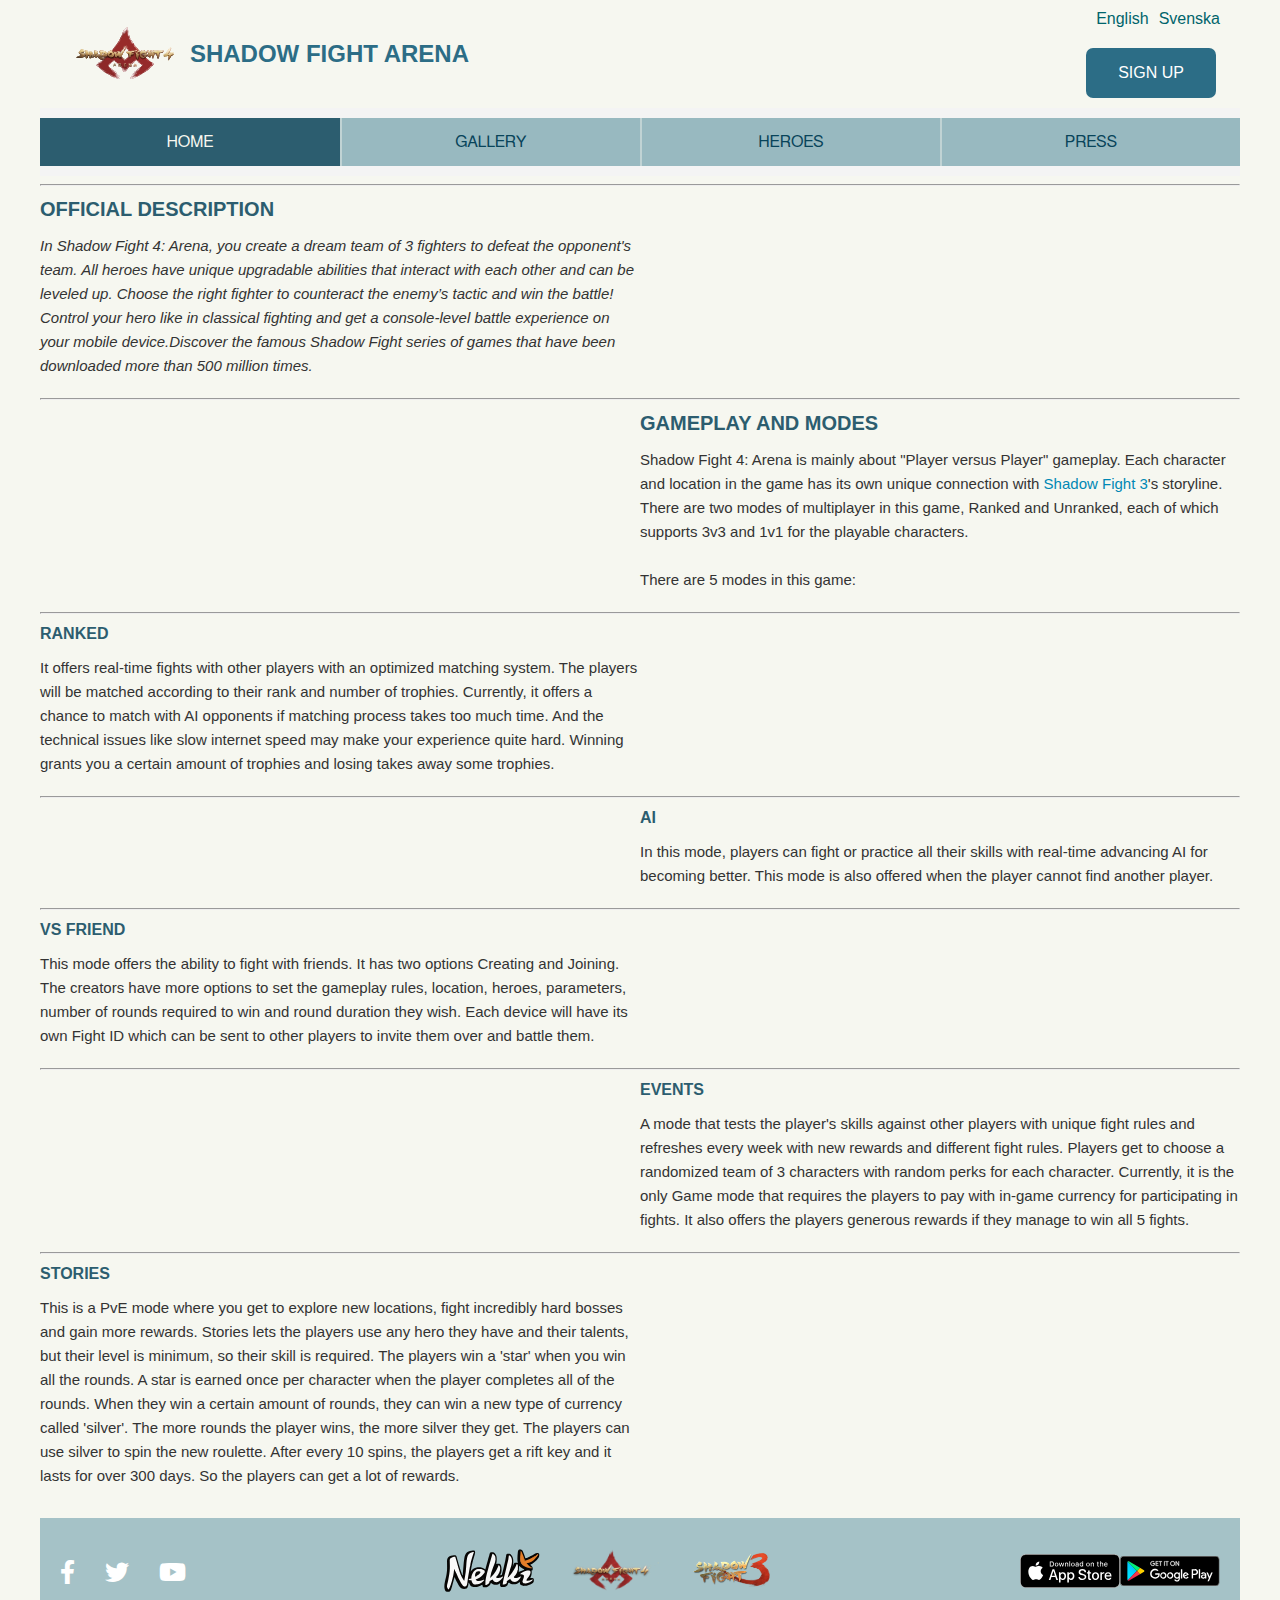
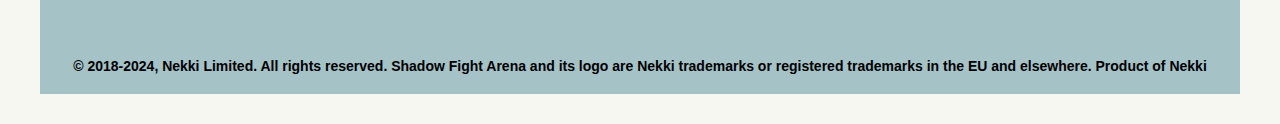
<file: index.html>
<!DOCTYPE html>
<html lang="en">

<head>
    <meta charset="UTF-8">
    <meta name="viewport" content="width=device-width, initial-scale=1.0">
    <title>Shadow Fight Arena</title>
    <!--Below is the link to the font for the title-->
    <link rel="stylesheet" href="https://fonts.cdnfonts.com/css/brush-strokes">
    <!--Below row is version link of "font awesome" icons-->
    <link rel="stylesheet" href="https://cdnjs.cloudflare.com/ajax/libs/font-awesome/6.0.0-beta3/css/all.min.css">

    <link rel="icon" type="image/x-icon" href="images/sfa_loga.webp">

    <link rel="stylesheet" href="css/home-view.css">
    <link rel="stylesheet" href="css/styles.css">
</head>

<body>
    <div class="wrapper">
        <!-- Top container -->
        <header class="header">
            <div class="logo">
                <a href="./" target="_parent">
                    <img src="images/SFA.svg" alt="SFA Logo">
                </a>
            </div>

            <div class="header-text">
                <h1>Shadow Fight Arena</h1>
            </div>

            <div class="header-right">
                <!-- language switcher -->
                <div class="language-selector">
                    <a href="#">English</a>
                    <a href="#">Svenska</a>
                </div>
                <a href="html/sign-up.html" class="sign-up-button">Sign Up</a> <!-- "Link to "Sign Up"-button & the page-->

            </div>

        </header>

        <nav class="main-menu">
            <ul class="unordered">
                <li class="active"><a href="./" class="active">Home</a></li>
                <li><a href="html/gallery.html">Gallery</a></li>
                <li><a href="html/heroes.html">Heroes</a></li>
                <li><a href="html/press.html">Press</a></li>
            </ul>
        </nav>

        <hr>
        <section class="description-text">
            <h2>Official description</h2>
            <i>
                In Shadow Fight 4: Arena, you create a dream team of 3 fighters to defeat the opponent's
                team. All heroes have unique upgradable abilities that interact with each other
                and can be leveled up. Choose the right fighter to counteract the enemy’s tactic
                and win the battle! Control your hero like in classical fighting and get a
                console-level battle experience on your mobile device.Discover the famous
                Shadow Fight series of games that have been downloaded more than 500 million times.
            </i>
        </section>

        <hr> <!--horizontal line-->

        <section class="description-text right">
            <h2>Gameplay and Modes</h2>
            <p>
                Shadow Fight 4: Arena is mainly about "Player versus Player" gameplay.
                Each character and location in the game has its own unique connection with
                <a href="https://shadowfight.fandom.com/wiki/Shadow_Fight_3" class="text-link" target="_blank">Shadow
                    Fight 3</a>'s storyline. There are two modes of multiplayer in this game,
                Ranked and Unranked, each of which supports 3v3 and 1v1 for the playable characters.
                <br><br>
                There are 5 modes in this game:
            </p>
        </section>


        <hr> <!--horizontal line-->

        <section class="description-text">
            <h3>Ranked</h3>
            <p>
                It offers real-time fights with other players with an optimized matching system.
                The players will be matched according to their rank and number of trophies.
                Currently, it offers a chance to match with AI opponents if matching process takes too much time.
                And the technical issues like slow internet speed may make your experience quite hard.
                Winning grants you a certain amount of trophies and losing takes away some trophies.
            </p>
        </section>

        <hr>

        <section class="description-text right">
            <h3>Ai</h3>
            <p>
                In this mode, players can fight or practice all their skills with real-time advancing
                AI for becoming better. This mode is also offered when the player cannot find another player.
            </p>
        </section>

        <hr>

        <section class="description-text">
            <h3>VS Friend</h3>
            <p>
                This mode offers the ability to fight with friends. It has two options Creating and Joining.
                The creators have more options to set the gameplay rules, location, heroes, parameters,
                number of rounds required to win and round duration they wish.
                Each device will have its own Fight ID which can be sent to other players to invite them over and battle
                them.
            </p>
        </section>

        <hr>

        <section class="description-text right">
            <h3>Events</h3>
            <p>
                A mode that tests the player's skills against other players with unique fight rules
                and refreshes every week with new rewards and different fight rules.
                Players get to choose a randomized team of 3 characters with random perks for each character.
                Currently, it is the only Game mode that requires the players to pay with in-game currency for
                participating in fights.
                It also offers the players generous rewards if they manage to win all 5 fights.
            </p>
        </section>

        <hr>

        <section class="description-text">
            <h3>Stories</h3>
            <p>
                This is a PvE mode where you get to explore new locations, fight incredibly hard bosses
                and gain more rewards. Stories lets the players use any hero they have and their talents,
                but their level is minimum, so their skill is required. The players win a 'star' when you win all the
                rounds.
                A star is earned once per character when the player completes all of the rounds.
                When they win a certain amount of rounds, they can win a new type of currency called 'silver'.
                The more rounds the player wins, the more silver they get. The players can use silver to spin the new
                roulette.
                After every 10 spins, the players get a rift key and it lasts for over 300 days.
                So the players can get a lot of rewards.
            </p>
        </section>



        <footer class="footer-container">
            <!-- First section: images and icons with links -->
            <div class="footer-top">
                <nav class="social-media">
                    <a href="https://www.facebook.com/shadowfightarena/" target="_blank" class="facebook">
                        <i class="fa-brands fa-facebook-f"></i> <span class="visually-hidden">Facebook</span>
                    </a>
                    <a href="https://x.com/SFArenaGame" target="_blank" class="twitter">
                        <i class="fa-brands fa-twitter"></i> <span class="visually-hidden">Twitter</span>
                    </a>
                    <a href="https://www.youtube.com/channel/UCckHBcinJJKHKi9sBEpGARA" target="_blank" class="youtube">
                        <i class="fa-brands fa-youtube"></i> <span class="visually-hidden">YouTube</span>
                    </a>
                </nav>

                <nav class="footer-logos">
                    <a href="https://nekki.com/" target="_blank" class="footer-logo-item">
                        <img src="images/Nekki_logo.svg" alt="Nekki Logo">
                    </a>
                    <a href="https://shadowfight.com/" target="_blank" class="footer-logo-item">
                        <img src="images/SF4_ARENA_LOGO.webp" alt="Shadow Fight Arena Logo">
                    </a>
                    <a href="https://shadowfight3.com/" target="_blank" class="footer-logo-item">
                        <img src="images/SF3Logo.webp" alt="Shadow Fight 3 Logo">
                    </a>
                </nav>


                <nav class="store-icons">
                    <a href="https://apps.apple.com/ca/app/shadow-fight-4-arena/id1479050948" target="_blank"
                        class="store-icon">
                        <img src="images/app-store.svg" alt="App Store">
                    </a>
                    <a href="https://play.google.com/store/apps/details?id=com.nekki.shadowfightarena" target="_blank"
                        class="store-icon">
                        <img src="images/play-store.svg" alt="Google Play">
                    </a>
                </nav>
            </div>
            <!-- Second Section: Copyright Information -->
            <div class="footer-bottom">
                <p>&copy; 2018-2024, Nekki Limited. All rights reserved.
                    Shadow Fight Arena and its logo are Nekki trademarks or registered trademarks in the EU and
                    elsewhere.
                    Product of Nekki
                </p>
            </div>
        </footer>

        <!--Wrapper end below-->
    </div>

</body>

</html>
</file>
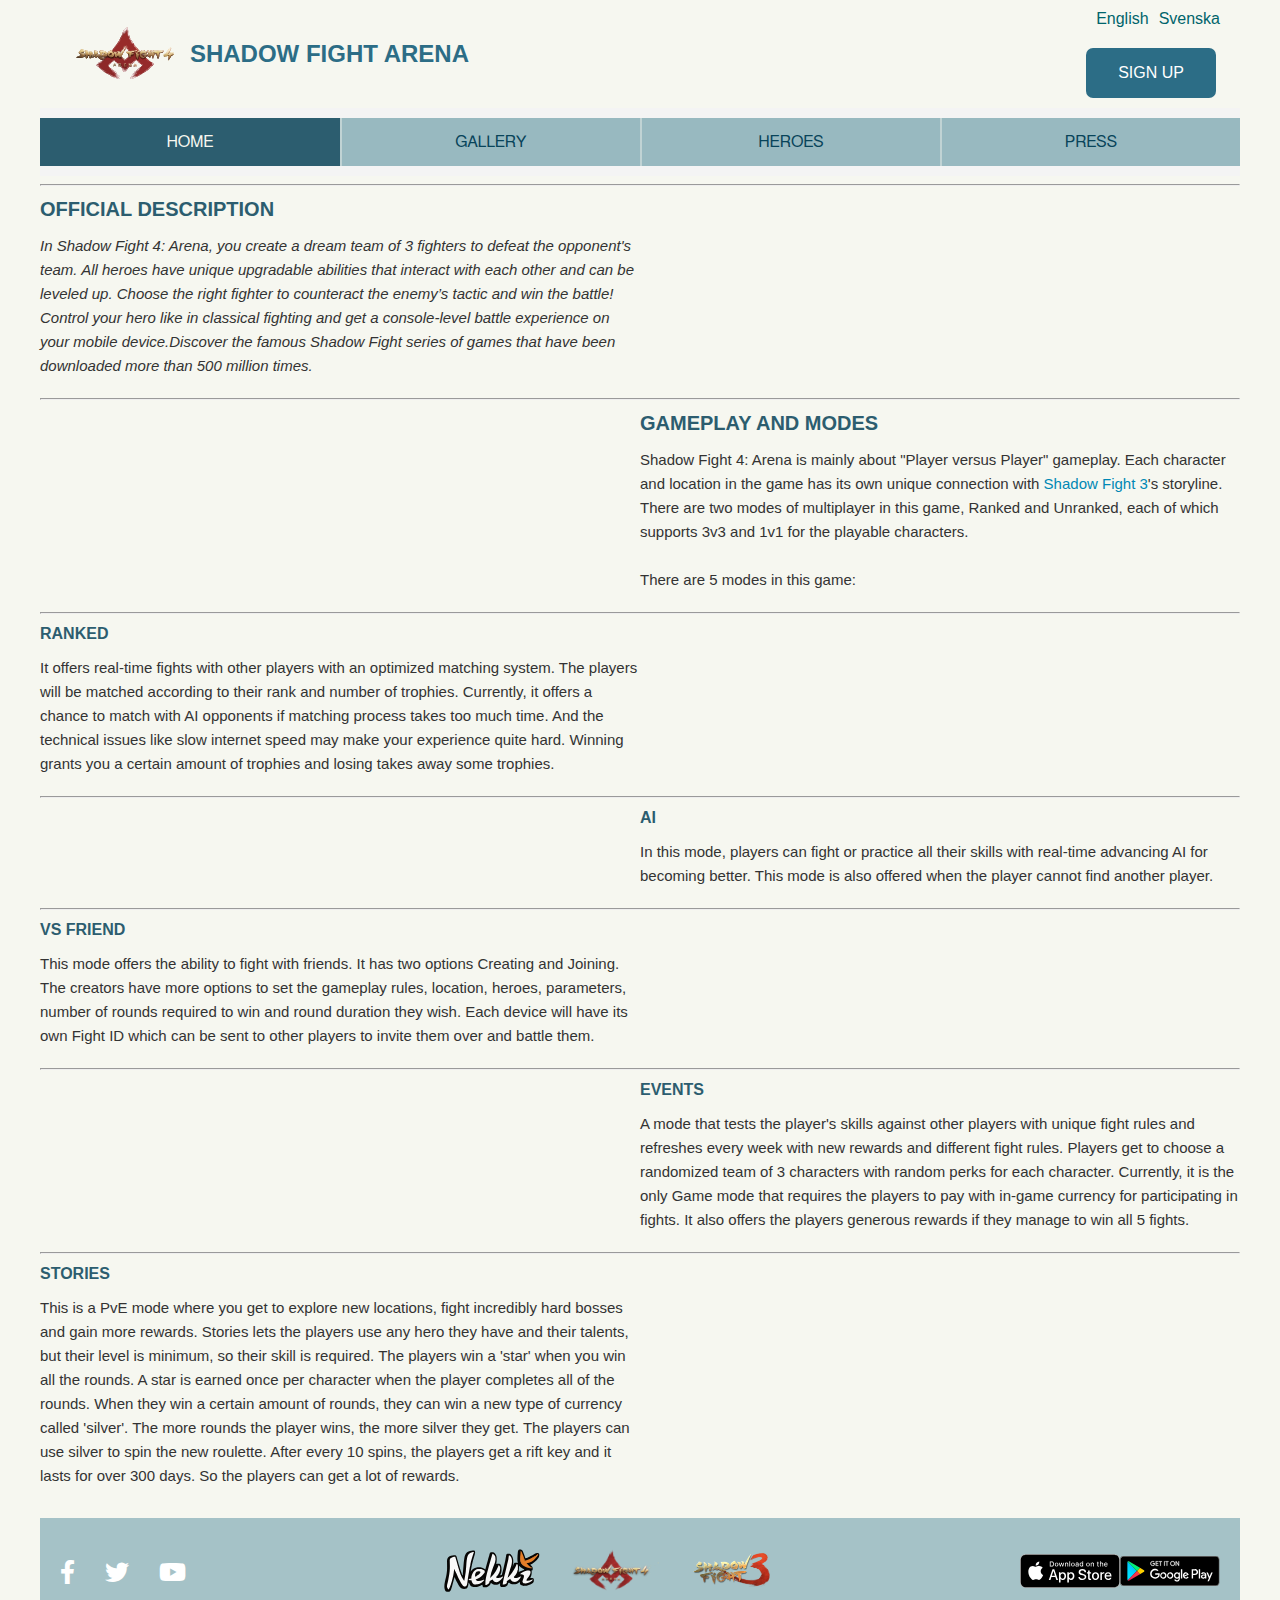
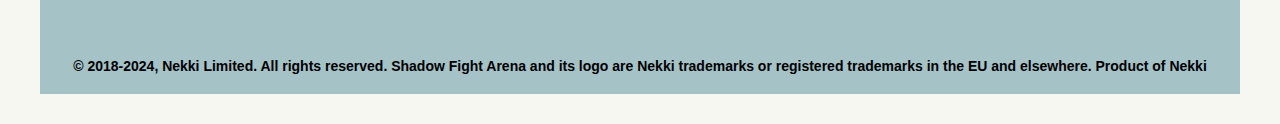
<file: html/index.html>
<!DOCTYPE html>
<html lang="en">

<head>
    <meta charset="UTF-8">
    <meta name="viewport" content="width=device-width, initial-scale=1.0">
    <title>Shadow Fight Arena</title>
    <!--Below is the link to the font for the title-->
    <link rel="stylesheet" href="https://fonts.cdnfonts.com/css/brush-strokes">
    <!--Below row is version link of "font awesome" icons-->
    <link rel="stylesheet" href="https://cdnjs.cloudflare.com/ajax/libs/font-awesome/6.0.0-beta3/css/all.min.css">

    <link rel="icon" type="image/x-icon" href="../images/sfa_loga.webp">

    <link rel="stylesheet" href="../css/home-view.css">
    <link rel="stylesheet" href="../css/styles.css">
</head>

<body>
    <div class="wrapper">
        <!-- Top container -->
        <header class="header">
            <div class="logo">
                <a href="../html/home-view.html" target="_parent">
                    <img src="../images/SFA.svg" alt="SFA Logo">
                </a>
            </div>

            <div class="header-text">
                <h1>Shadow Fight Arena</h1>
            </div>

            <div class="header-right">
                <!-- language switcher -->
                <div class="language-selector">
                    <a href="#">English</a>
                    <a href="#">Svenska</a>
                </div>
                <a href="../html/sign-up.html" class="sign-up-button">Sign Up</a> <!-- "Link to "Sign Up"-button & the page-->

            </div>

        </header>

        <nav class="main-menu">
            <ul class="unordered">
                <li class="active"><a href="#" class="active">Home</a></li>
                <li><a href="../html/gallery.html">Gallery</a></li>
                <li><a href="../html/heroes.html">Heroes</a></li>
                <li><a href="../html/press.html">Press</a></li>
            </ul>
        </nav>

        <hr>
        <section class="description-text">
            <h2>Official description</h2>
            <i>
                In Shadow Fight 4: Arena, you create a dream team of 3 fighters to defeat the opponent's
                team. All heroes have unique upgradable abilities that interact with each other
                and can be leveled up. Choose the right fighter to counteract the enemy’s tactic
                and win the battle! Control your hero like in classical fighting and get a
                console-level battle experience on your mobile device.Discover the famous
                Shadow Fight series of games that have been downloaded more than 500 million times.
            </i>
        </section>

        <hr> <!--horizontal line-->

        <section class="description-text right">
            <h2>Gameplay and Modes</h2>
            <p>
                Shadow Fight 4: Arena is mainly about "Player versus Player" gameplay.
                Each character and location in the game has its own unique connection with
                <a href="https://shadowfight.fandom.com/wiki/Shadow_Fight_3" class="text-link" target="_blank">Shadow
                    Fight 3</a>'s storyline. There are two modes of multiplayer in this game,
                Ranked and Unranked, each of which supports 3v3 and 1v1 for the playable characters.
                <br><br>
                There are 5 modes in this game:
            </p>
        </section>


        <hr> <!--horizontal line-->

        <section class="description-text">
            <h3>Ranked</h3>
            <p>
                It offers real-time fights with other players with an optimized matching system.
                The players will be matched according to their rank and number of trophies.
                Currently, it offers a chance to match with AI opponents if matching process takes too much time.
                And the technical issues like slow internet speed may make your experience quite hard.
                Winning grants you a certain amount of trophies and losing takes away some trophies.
            </p>
        </section>

        <hr>

        <section class="description-text right">
            <h3>Ai</h3>
            <p>
                In this mode, players can fight or practice all their skills with real-time advancing
                AI for becoming better. This mode is also offered when the player cannot find another player.
            </p>
        </section>

        <hr>

        <section class="description-text">
            <h3>VS Friend</h3>
            <p>
                This mode offers the ability to fight with friends. It has two options Creating and Joining.
                The creators have more options to set the gameplay rules, location, heroes, parameters,
                number of rounds required to win and round duration they wish.
                Each device will have its own Fight ID which can be sent to other players to invite them over and battle
                them.
            </p>
        </section>

        <hr>

        <section class="description-text right">
            <h3>Events</h3>
            <p>
                A mode that tests the player's skills against other players with unique fight rules
                and refreshes every week with new rewards and different fight rules.
                Players get to choose a randomized team of 3 characters with random perks for each character.
                Currently, it is the only Game mode that requires the players to pay with in-game currency for
                participating in fights.
                It also offers the players generous rewards if they manage to win all 5 fights.
            </p>
        </section>

        <hr>

        <section class="description-text">
            <h3>Stories</h3>
            <p>
                This is a PvE mode where you get to explore new locations, fight incredibly hard bosses
                and gain more rewards. Stories lets the players use any hero they have and their talents,
                but their level is minimum, so their skill is required. The players win a 'star' when you win all the
                rounds.
                A star is earned once per character when the player completes all of the rounds.
                When they win a certain amount of rounds, they can win a new type of currency called 'silver'.
                The more rounds the player wins, the more silver they get. The players can use silver to spin the new
                roulette.
                After every 10 spins, the players get a rift key and it lasts for over 300 days.
                So the players can get a lot of rewards.
            </p>
        </section>



        <footer class="footer-container">
            <!-- First section: images and icons with links -->
            <div class="footer-top">
                <nav class="social-media">
                    <a href="https://www.facebook.com/shadowfightarena/" target="_blank" class="facebook">
                        <i class="fa-brands fa-facebook-f"></i> <span class="visually-hidden">Facebook</span>
                    </a>
                    <a href="https://x.com/SFArenaGame" target="_blank" class="twitter">
                        <i class="fa-brands fa-twitter"></i> <span class="visually-hidden">Twitter</span>
                    </a>
                    <a href="https://www.youtube.com/channel/UCckHBcinJJKHKi9sBEpGARA" target="_blank" class="youtube">
                        <i class="fa-brands fa-youtube"></i> <span class="visually-hidden">YouTube</span>
                    </a>
                </nav>

                <nav class="footer-logos">
                    <a href="https://nekki.com/" target="_blank" class="footer-logo-item">
                        <img src="../images/Nekki_logo.svg" alt="Nekki Logo">
                    </a>
                    <a href="https://shadowfight.com/" target="_blank" class="footer-logo-item">
                        <img src="../images/SF4_ARENA_LOGO.webp" alt="Shadow Fight Arena Logo">
                    </a>
                    <a href="https://shadowfight3.com/" target="_blank" class="footer-logo-item">
                        <img src="../images/SF3Logo.webp" alt="Shadow Fight 3 Logo">
                    </a>
                </nav>


                <nav class="store-icons">
                    <a href="https://apps.apple.com/ca/app/shadow-fight-4-arena/id1479050948" target="_blank"
                        class="store-icon">
                        <img src="../images/app-store.svg" alt="App Store">
                    </a>
                    <a href="https://play.google.com/store/apps/details?id=com.nekki.shadowfightarena" target="_blank"
                        class="store-icon">
                        <img src="../images/play-store.svg" alt="Google Play">
                    </a>
                </nav>
            </div>
            <!-- Second Section: Copyright Information -->
            <div class="footer-bottom">
                <p>&copy; 2018-2024, Nekki Limited. All rights reserved.
                    Shadow Fight Arena and its logo are Nekki trademarks or registered trademarks in the EU and
                    elsewhere.
                    Product of Nekki
                </p>
            </div>
        </footer>

        <!--Wrapper end below-->
    </div>

</body>

</html>
</file>
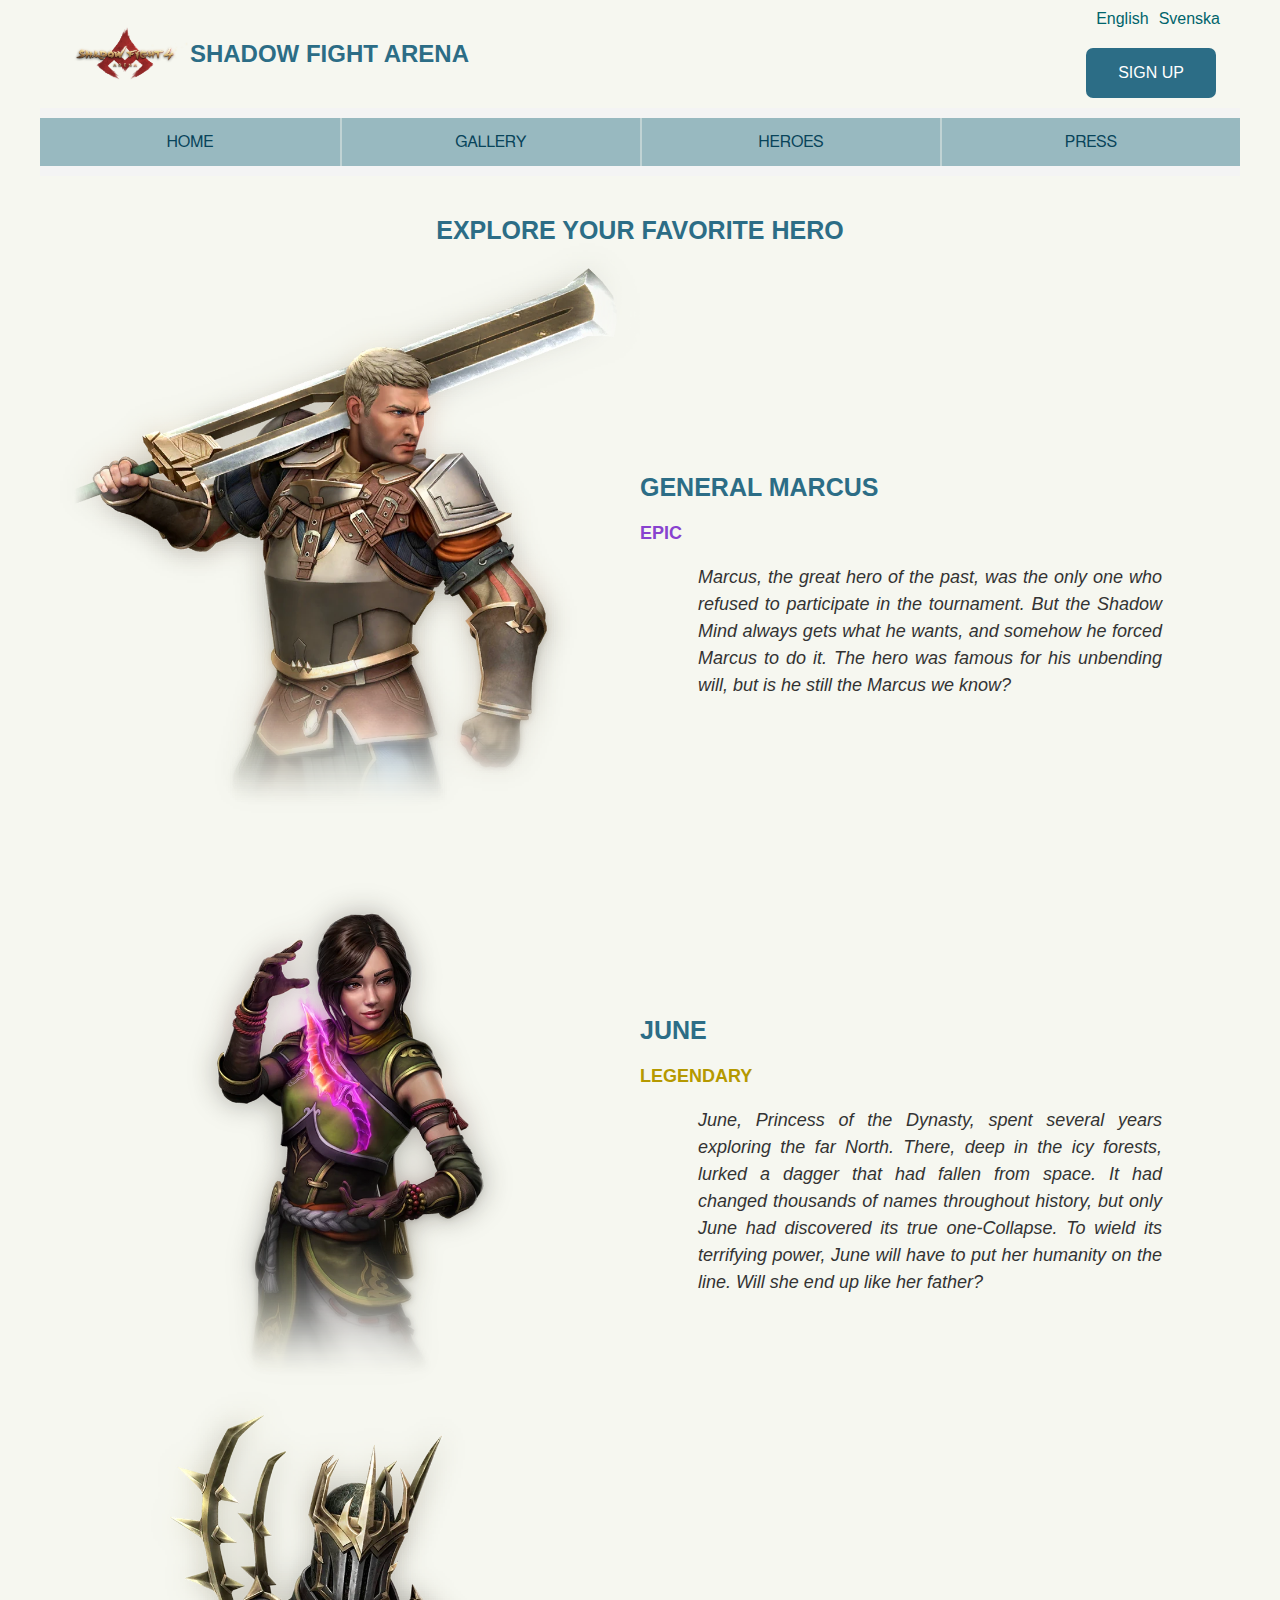
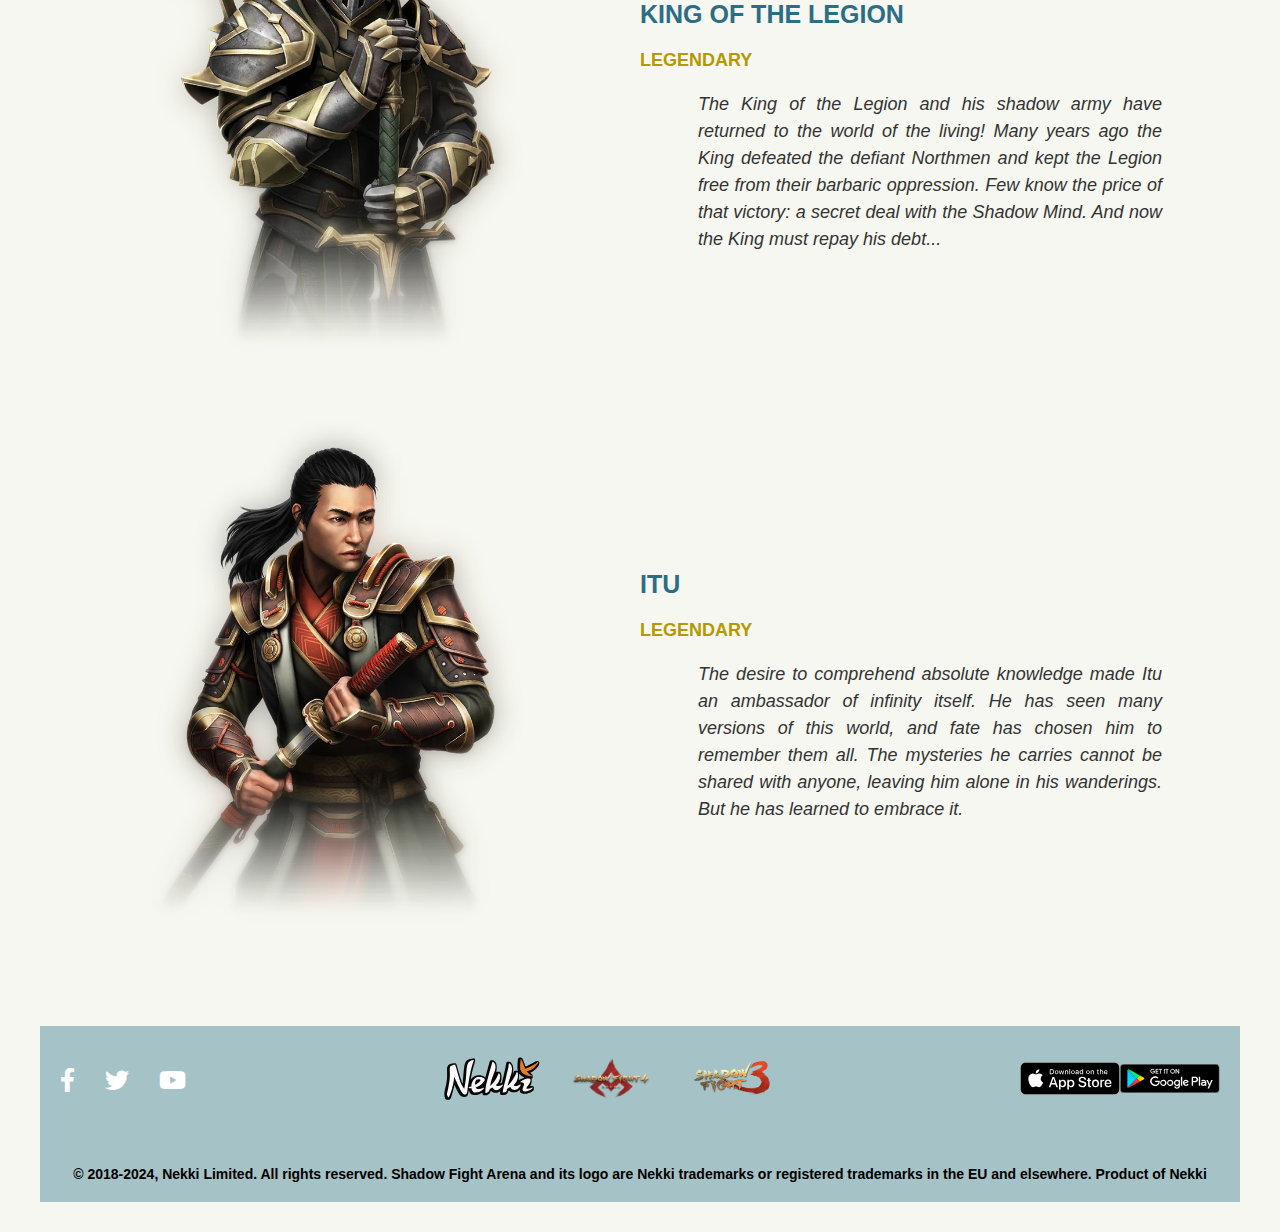
<file: Heroes.html>
<!DOCTYPE html>
<html lang="en">

<head>
    <meta charset="UTF-8">
    <meta name="viewport" content="width=device-width, initial-scale=1.0">
    <title>Shadow Fight Arena - Heroes</title>
    <!--Below is the link to the font for the title-->
    <link rel="stylesheet" href="https://fonts.cdnfonts.com/css/brush-strokes">
    <!--Below row is version link of "font awesome" icons-->
    <link rel="stylesheet" href="https://cdnjs.cloudflare.com/ajax/libs/font-awesome/6.0.0-beta3/css/all.min.css">

    <link rel="icon" type="image/x-icon" href="Replicated_website_photos/sfa_loga.webp">

    <link rel="stylesheet" href="styles.css">
    <link rel="stylesheet" href="heroes.css">
</head>

<body>
    <div class="wrapper">
        <!-- Top container -->
        <header class="header">
            <div class="logo">
                <a href="home-view.html" target="_parent">
                    <img src="Replicated_website_photos/SF4_ARENA_LOGO.webp" alt="SFA Logo">
                </a>
            </div>

            <div class="header-text">
                <h1>Shadow Fight Arena</h1>
            </div>

            <div class="header-right">
                <!-- language switcher -->
                <div class="language-selector">
                    <a href="#">English</a>
                    <a href="#">Svenska</a>
                </div>
                <a href="sign-up.html" class="sign-up-button">Sign Up</a> <!-- "Link to "Sign Up"-button & the page-->

            </div>

        </header>

        <nav class="main-menu">
            <ul class="unordered">
                <li><a href="home-view.html">Home</a></li>
                <li><a href="gallery.html">Gallery</a></li>
                <li><a href="heroes.html">Heroes</a></li>
                <li><a href="press.html">Press</a></li>
            </ul>
        </nav>

        <div class="explore-text">
            <h2>Explore Your Favorite Hero</h2>
        </div>

        <div class="spacing"></div> <!-- Tomt element för mellanrum -->

        <div class="hero-section hero-Marcus">
            <img src="Replicated_website_photos/Marcus-heroes.webp" alt="Marcus" class="hero-image">

            <div class="hero-text">
                <h2>GENERAL MARCUS</h2>
                <h3>EPIC</h3>
                <p>
                    Marcus, the great hero of the past, was the only one who refused to participate in the tournament.
                    But the Shadow Mind always gets what he wants, and somehow he forced Marcus to do it. The hero was
                    famous for his unbending will, but is he still the Marcus we know?
                </p>
            </div>
        </div>

        <div class="spacing"></div> <!-- Tomt element för mellanrum -->


        <div class="hero-section hero-june">
            <img src="Replicated_website_photos/June_heroes.webp" alt="June" class="hero-image">

            <div class="hero-text">
                <h2>JUNE</h2>
                <h3>LEGENDARY</h3>
                <p>
                    June, Princess of the Dynasty, spent several years exploring the far North. There, deep in the icy
                    forests, lurked a dagger that had fallen from space. It had changed thousands of names throughout
                    history, but only June had discovered its true one-Collapse. To wield its terrifying power, June
                    will have to put her humanity on the line. Will she end up like her father?
                </p>
            </div>
        </div>

        <div class="spacing"></div> <!-- Tomt element för mellanrum -->

        <div class="hero-section hero-KOTL">
            <img src="Replicated_website_photos/KOTL.webp" alt="King Of The Legion" class="hero-image">

            <div class="hero-text">
                <h2>KING OF THE LEGION</h2>
                <h3>LEGENDARY</h3>
                <p>
                    The King of the Legion and his shadow army have returned to the world
                    of the living! Many years ago the King defeated the defiant Northmen
                    and kept the Legion free from their barbaric oppression. Few know the
                    price of that victory: a secret deal with the Shadow Mind. And now the
                    King must repay his debt...
                </p>
            </div>
        </div>

        <div class="spacing"></div> <!-- Tomt element för mellanrum -->

        <div class="hero-section hero-Itu">
            <img src="Replicated_website_photos/Itu-heroes.webp" alt="Itu" class="hero-image">

            <div class="hero-text">
                <h2>ITU</h2>
                <h3>LEGENDARY</h3>
                <p>
                    The desire to comprehend absolute knowledge made Itu an ambassador of infinity itself. He has seen
                    many versions of this world, and fate has chosen him to remember them all. The mysteries he carries
                    cannot be shared with anyone, leaving him alone in his wanderings. But he has learned to embrace it.
                </p>
            </div>
        </div>

        <div class="spacing"></div> <!-- Tomt element för mellanrum -->

        <footer class="footer-container">
            <!-- First section: images and icons with links -->
            <div class="footer-top">
                <nav class="social-media">
                    <a href="https://www.facebook.com/shadowfightarena/" target="_blank" class="facebook">
                        <i class="fa-brands fa-facebook-f"></i> <span class="visually-hidden">Facebook</span>
                    </a>
                    <a href="https://x.com/SFArenaGame" target="_blank" class="twitter">
                        <i class="fa-brands fa-twitter"></i> <span class="visually-hidden">Twitter</span>
                    </a>
                    <a href="https://www.youtube.com/channel/UCckHBcinJJKHKi9sBEpGARA" target="_blank" class="youtube">
                        <i class="fa-brands fa-youtube"></i> <span class="visually-hidden">YouTube</span>
                    </a>
                </nav>

                <nav class="footer-logos">
                    <a href="https://nekki.com/" target="_blank" class="footer-logo-item">
                        <img src="Replicated_website_photos/Nekki_logo.svg" alt="Nekki Logo">
                    </a>
                    <a href="https://shadowfight.com/" target="_blank" class="footer-logo-item">
                        <img src="Replicated_website_photos/SF4_ARENA_LOGO.webp" alt="Shadow Fight Arena Logo">
                    </a>
                    <a href="https://shadowfight3.com/" target="_blank" class="footer-logo-item">
                        <img src="Replicated_website_photos/SF3Logo.webp" alt="Shadow Fight 3 Logo">
                    </a>
                </nav>


                <nav class="store-icons">
                    <a href="https://apps.apple.com/ca/app/shadow-fight-4-arena/id1479050948" target="_blank"
                        class="store-icon">
                        <img src="Replicated_website_photos/app-store.svg" alt="App Store">
                    </a>
                    <a href="https://play.google.com/store/apps/details?id=com.nekki.shadowfightarena" target="_blank"
                        class="store-icon">
                        <img src="Replicated_website_photos/play-store.svg" alt="Google Play">
                    </a>
                </nav>
            </div>
            <!-- Second Section: Copyright Information -->
            <div class="footer-bottom">
                <p>&copy; 2018-2024, Nekki Limited. All rights reserved.
                    Shadow Fight Arena and its logo are Nekki trademarks or registered trademarks in the EU and
                    elsewhere.
                    Product of Nekki
                </p>
            </div>
        </footer>
    </div>

</body>

</html>
</file>
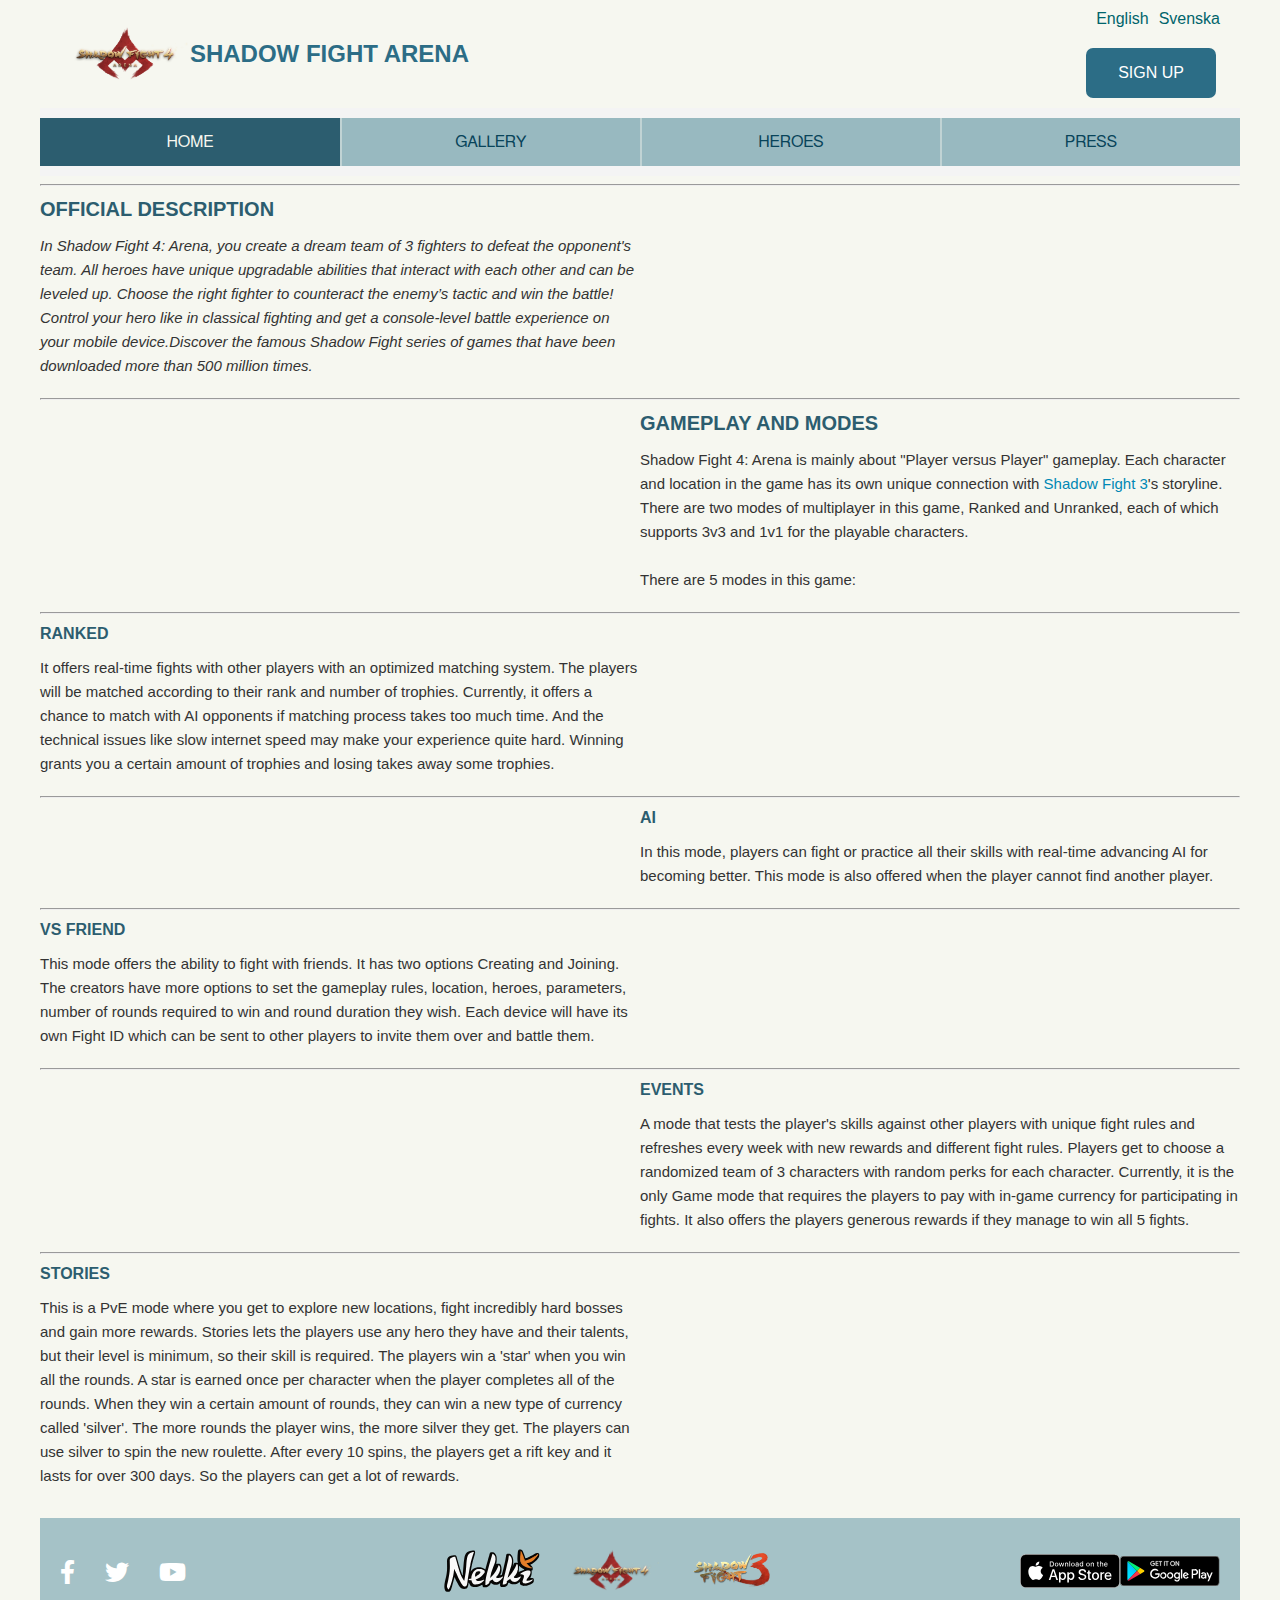
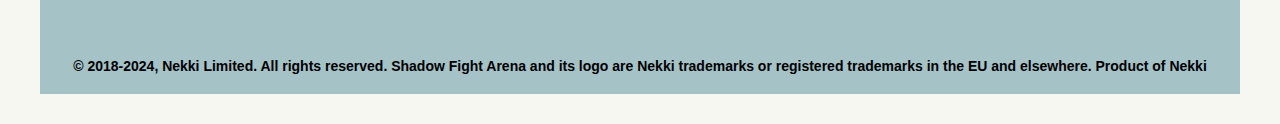
<file: home-view.html>
<!DOCTYPE html>
<html lang="en">

<head>
    <meta charset="UTF-8">
    <meta name="viewport" content="width=device-width, initial-scale=1.0">
    <title>Shadow Fight Arena</title>
    <!--Below is the link to the font for the title-->
    <link rel="stylesheet" href="https://fonts.cdnfonts.com/css/brush-strokes">
    <!--Below row is version link of "font awesome" icons-->
    <link rel="stylesheet" href="https://cdnjs.cloudflare.com/ajax/libs/font-awesome/6.0.0-beta3/css/all.min.css">

    <link rel="icon" type="image/x-icon" href="Replicated_website_photos/sfa_loga.webp">

    <link rel="stylesheet" href="home-view.css">
    <link rel="stylesheet" href="styles.css">
</head>

<body>
    <div class="wrapper">
        <!-- Top container -->
        <header class="header">
            <div class="logo">
                <a href="home-view.html" target="_parent">
                    <img src="Replicated_website_photos/SF4_ARENA_LOGO.webp" alt="SFA Logo">
                </a>
            </div>

            <div class="header-text">
                <h1>Shadow Fight Arena</h1>
            </div>

            <div class="header-right">
                <!-- language switcher -->
                <div class="language-selector">
                    <a href="#">English</a>
                    <a href="#">Svenska</a>
                </div>
                <a href="sign-up.html" class="sign-up-button">Sign Up</a> <!-- "Link to "Sign Up"-button & the page-->

            </div>

        </header>

        <nav class="main-menu">
            <ul class="unordered">
                <li class="active"><a href="#" class="active">Home</a></li>
                <li><a href="gallery.html">Gallery</a></li>
                <li><a href="heroes.html">Heroes</a></li>
                <li><a href="press.html">Press</a></li>
            </ul>
        </nav>

        <hr>
        <section class="description-text">
            <h2>Official description</h2>
            <i>
                In Shadow Fight 4: Arena, you create a dream team of 3 fighters to defeat the opponent's
                team. All heroes have unique upgradable abilities that interact with each other
                and can be leveled up. Choose the right fighter to counteract the enemy’s tactic
                and win the battle! Control your hero like in classical fighting and get a
                console-level battle experience on your mobile device.Discover the famous
                Shadow Fight series of games that have been downloaded more than 500 million times.
            </i>
        </section>

        <hr> <!--horizontal line-->

        <section class="description-text right">
            <h2>Gameplay and Modes</h2>
            <p>
                Shadow Fight 4: Arena is mainly about "Player versus Player" gameplay.
                Each character and location in the game has its own unique connection with
                <a href="https://shadowfight.fandom.com/wiki/Shadow_Fight_3" class="text-link" target="_blank">Shadow
                    Fight 3</a>'s storyline. There are two modes of multiplayer in this game,
                Ranked and Unranked, each of which supports 3v3 and 1v1 for the playable characters.
                <br><br>
                There are 5 modes in this game:
            </p>
        </section>


        <hr> <!--horizontal line-->

        <section class="description-text">
            <h3>Ranked</h3>
            <p>
                It offers real-time fights with other players with an optimized matching system.
                The players will be matched according to their rank and number of trophies.
                Currently, it offers a chance to match with AI opponents if matching process takes too much time.
                And the technical issues like slow internet speed may make your experience quite hard.
                Winning grants you a certain amount of trophies and losing takes away some trophies.
            </p>
        </section>

        <hr>

        <section class="description-text right">
            <h3>Ai</h3>
            <p>
                In this mode, players can fight or practice all their skills with real-time advancing
                AI for becoming better. This mode is also offered when the player cannot find another player.
            </p>
        </section>

        <hr>

        <section class="description-text">
            <h3>VS Friend</h3>
            <p>
                This mode offers the ability to fight with friends. It has two options Creating and Joining.
                The creators have more options to set the gameplay rules, location, heroes, parameters,
                number of rounds required to win and round duration they wish.
                Each device will have its own Fight ID which can be sent to other players to invite them over and battle
                them.
            </p>
        </section>

        <hr>

        <section class="description-text right">
            <h3>Events</h3>
            <p>
                A mode that tests the player's skills against other players with unique fight rules
                and refreshes every week with new rewards and different fight rules.
                Players get to choose a randomized team of 3 characters with random perks for each character.
                Currently, it is the only Game mode that requires the players to pay with in-game currency for
                participating in fights.
                It also offers the players generous rewards if they manage to win all 5 fights.
            </p>
        </section>

        <hr>

        <section class="description-text">
            <h3>Stories</h3>
            <p>
                This is a PvE mode where you get to explore new locations, fight incredibly hard bosses
                and gain more rewards. Stories lets the players use any hero they have and their talents,
                but their level is minimum, so their skill is required. The players win a 'star' when you win all the
                rounds.
                A star is earned once per character when the player completes all of the rounds.
                When they win a certain amount of rounds, they can win a new type of currency called 'silver'.
                The more rounds the player wins, the more silver they get. The players can use silver to spin the new
                roulette.
                After every 10 spins, the players get a rift key and it lasts for over 300 days.
                So the players can get a lot of rewards.
            </p>
        </section>



        <footer class="footer-container">
            <!-- First section: images and icons with links -->
            <div class="footer-top">
                <nav class="social-media">
                    <a href="https://www.facebook.com/shadowfightarena/" target="_blank" class="facebook">
                        <i class="fa-brands fa-facebook-f"></i> <span class="visually-hidden">Facebook</span>
                    </a>
                    <a href="https://x.com/SFArenaGame" target="_blank" class="twitter">
                        <i class="fa-brands fa-twitter"></i> <span class="visually-hidden">Twitter</span>
                    </a>
                    <a href="https://www.youtube.com/channel/UCckHBcinJJKHKi9sBEpGARA" target="_blank" class="youtube">
                        <i class="fa-brands fa-youtube"></i> <span class="visually-hidden">YouTube</span>
                    </a>
                </nav>

                <nav class="footer-logos">
                    <a href="https://nekki.com/" target="_blank" class="footer-logo-item">
                        <img src="Replicated_website_photos/Nekki_logo.svg" alt="Nekki Logo">
                    </a>
                    <a href="https://shadowfight.com/" target="_blank" class="footer-logo-item">
                        <img src="Replicated_website_photos/SF4_ARENA_LOGO.webp" alt="Shadow Fight Arena Logo">
                    </a>
                    <a href="https://shadowfight3.com/" target="_blank" class="footer-logo-item">
                        <img src="Replicated_website_photos/SF3Logo.webp" alt="Shadow Fight 3 Logo">
                    </a>
                </nav>


                <nav class="store-icons">
                    <a href="https://apps.apple.com/ca/app/shadow-fight-4-arena/id1479050948" target="_blank"
                        class="store-icon">
                        <img src="Replicated_website_photos/app-store.svg" alt="App Store">
                    </a>
                    <a href="https://play.google.com/store/apps/details?id=com.nekki.shadowfightarena" target="_blank"
                        class="store-icon">
                        <img src="Replicated_website_photos/play-store.svg" alt="Google Play">
                    </a>
                </nav>
            </div>
            <!-- Second Section: Copyright Information -->
            <div class="footer-bottom">
                <p>&copy; 2018-2024, Nekki Limited. All rights reserved.
                    Shadow Fight Arena and its logo are Nekki trademarks or registered trademarks in the EU and
                    elsewhere.
                    Product of Nekki
                </p>
            </div>
        </footer>

        <!--Wrapper end below-->
    </div>

</body>

</html>
</file>
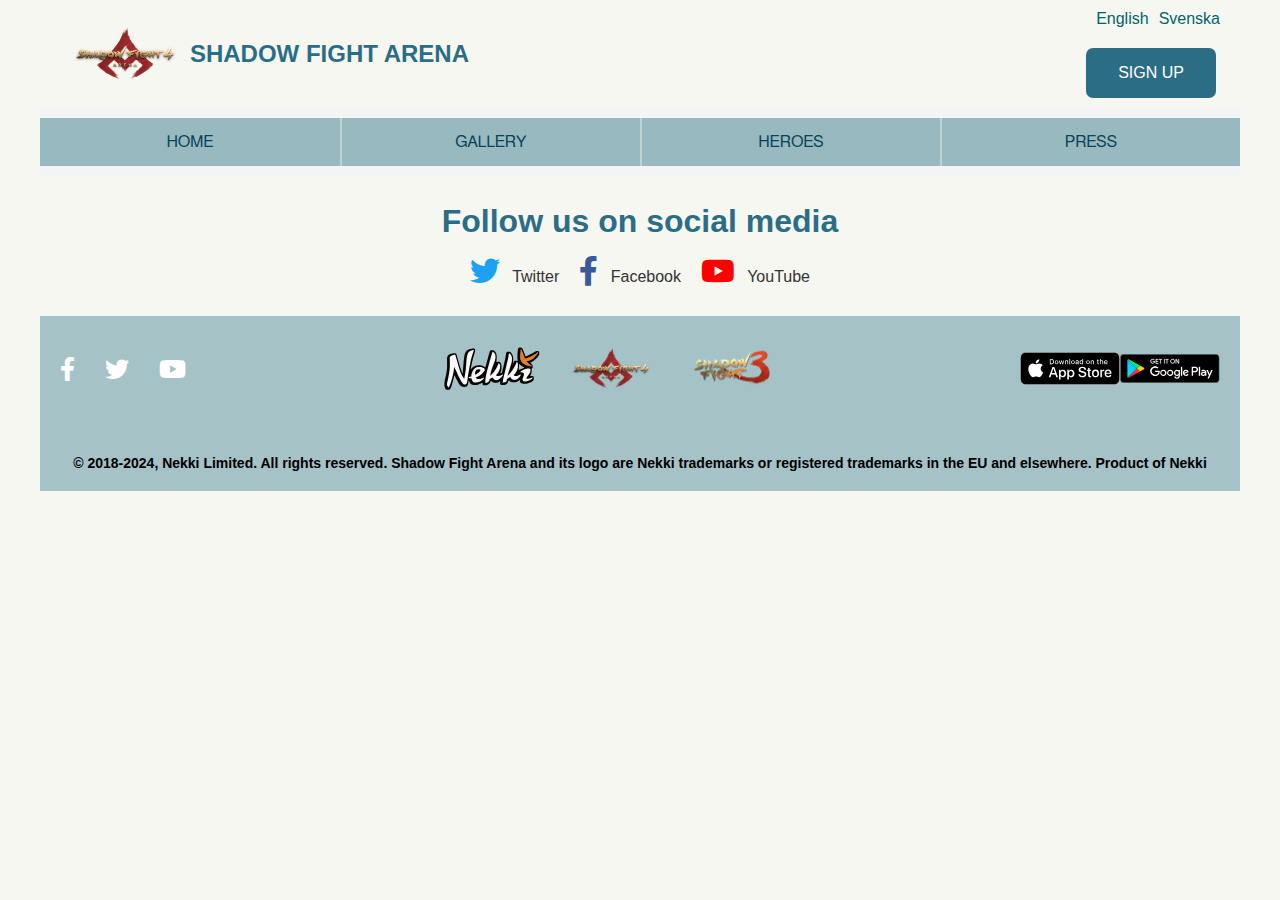
<file: Press.html>
<!DOCTYPE html>
<html lang="en">

<head>
    <meta charset="UTF-8">
    <meta name="viewport" content="width=device-width, initial-scale=1.0">
    <title>Shadow Fight Arena - Press</title>
    <!--Below is the link to the font for the title-->
    <link rel="stylesheet" href="https://fonts.cdnfonts.com/css/brush-strokes">
    <!--Below row is version link of "font awesome" icons-->
    <link rel="stylesheet" href="https://cdnjs.cloudflare.com/ajax/libs/font-awesome/6.0.0-beta3/css/all.min.css">

    <link rel="icon" type="image/x-icon" href="Replicated_website_photos/sfa_loga.webp">
    <link rel="stylesheet" href="styles.css">
    <link rel="stylesheet" href="press.css">
</head>

<body>
    <div class="wrapper">
        <!-- Top container -->
        <header class="header">
            <div class="logo">
                <a href="home-view.html" target="_parent">
                    <img src="Replicated_website_photos/SF4_ARENA_LOGO.webp" alt="SFA Logo">
                </a>
            </div>

            <div class="header-text">
                <h1>Shadow Fight Arena</h1>
            </div>

            <div class="header-right">
                <!-- language switcher -->
                <div class="language-selector">
                    <a href="#">English</a>
                    <a href="#">Svenska</a>
                </div>
                <a href="sign-up.html" class="sign-up-button">Sign Up</a> <!-- "Link to "Sign Up"-button & the page-->

            </div>

        </header>

        <nav class="main-menu">
            <ul class="unordered">
                <li><a href="home-view.html">Home</a></li>
                <li><a href="gallery.html">Gallery</a></li>
                <li><a href="heroes.html">Heroes</a></li>
                <li><a href="press.html">Press</a></li>
            </ul>
        </nav>


        <section class="follow-on-social-media">
            <h2>Follow us on social media</h2>
            <ul>
                <li class="twitter"><a href="https://x.com/SFArenaGame" target="_blank"><i class="fab fa-twitter"></i>
                        Twitter</a></li>
                <li class="facebook"><a href="https://www.facebook.com/shadowfightarena/" target="_blank"><i
                            class="fab fa-facebook-f"></i> Facebook</a></li>
                <li class="youtube"><a href="https://www.youtube.com/channel/UCckHBcinJJKHKi9sBEpGARA"
                        target="_blank"><i class="fab fa-youtube"></i> YouTube</a></li>
            </ul>
        </section>


        <footer class="footer-container">
            <!-- First section: images and icons with links -->
            <div class="footer-top">
                <nav class="social-media">
                    <a href="https://www.facebook.com/shadowfightarena/" target="_blank" class="facebook">
                        <i class="fa-brands fa-facebook-f"></i> <span class="visually-hidden">Facebook</span>
                    </a>
                    <a href="https://x.com/SFArenaGame" target="_blank" class="twitter">
                        <i class="fa-brands fa-twitter"></i> <span class="visually-hidden">Twitter</span>
                    </a>
                    <a href="https://www.youtube.com/channel/UCckHBcinJJKHKi9sBEpGARA" target="_blank" class="youtube">
                        <i class="fa-brands fa-youtube"></i> <span class="visually-hidden">YouTube</span>
                    </a>
                </nav>

                <nav class="footer-logos">
                    <a href="https://nekki.com/" target="_blank" class="footer-logo-item">
                        <img src="Replicated_website_photos/Nekki_logo.svg" alt="Nekki Logo">
                    </a>
                    <a href="https://shadowfight.com/" target="_blank" class="footer-logo-item">
                        <img src="Replicated_website_photos/SF4_ARENA_LOGO.webp" alt="Shadow Fight Arena Logo">
                    </a>
                    <a href="https://shadowfight3.com/" target="_blank" class="footer-logo-item">
                        <img src="Replicated_website_photos/SF3Logo.webp" alt="Shadow Fight 3 Logo">
                    </a>
                </nav>


                <nav class="store-icons">
                    <a href="https://apps.apple.com/ca/app/shadow-fight-4-arena/id1479050948" target="_blank"
                        class="store-icon">
                        <img src="Replicated_website_photos/app-store.svg" alt="App Store">
                    </a>
                    <a href="https://play.google.com/store/apps/details?id=com.nekki.shadowfightarena" target="_blank"
                        class="store-icon">
                        <img src="Replicated_website_photos/play-store.svg" alt="Google Play">
                    </a>
                </nav>
            </div>
            <!-- Second Section: Copyright Information -->
            <div class="footer-bottom">
                <p>&copy; 2018-2024, Nekki Limited. All rights reserved.
                    Shadow Fight Arena and its logo are Nekki trademarks or registered trademarks in the EU and
                    elsewhere.
                    Product of Nekki
                </p>
            </div>
        </footer>
    </div>


</body>

</html>
</file>
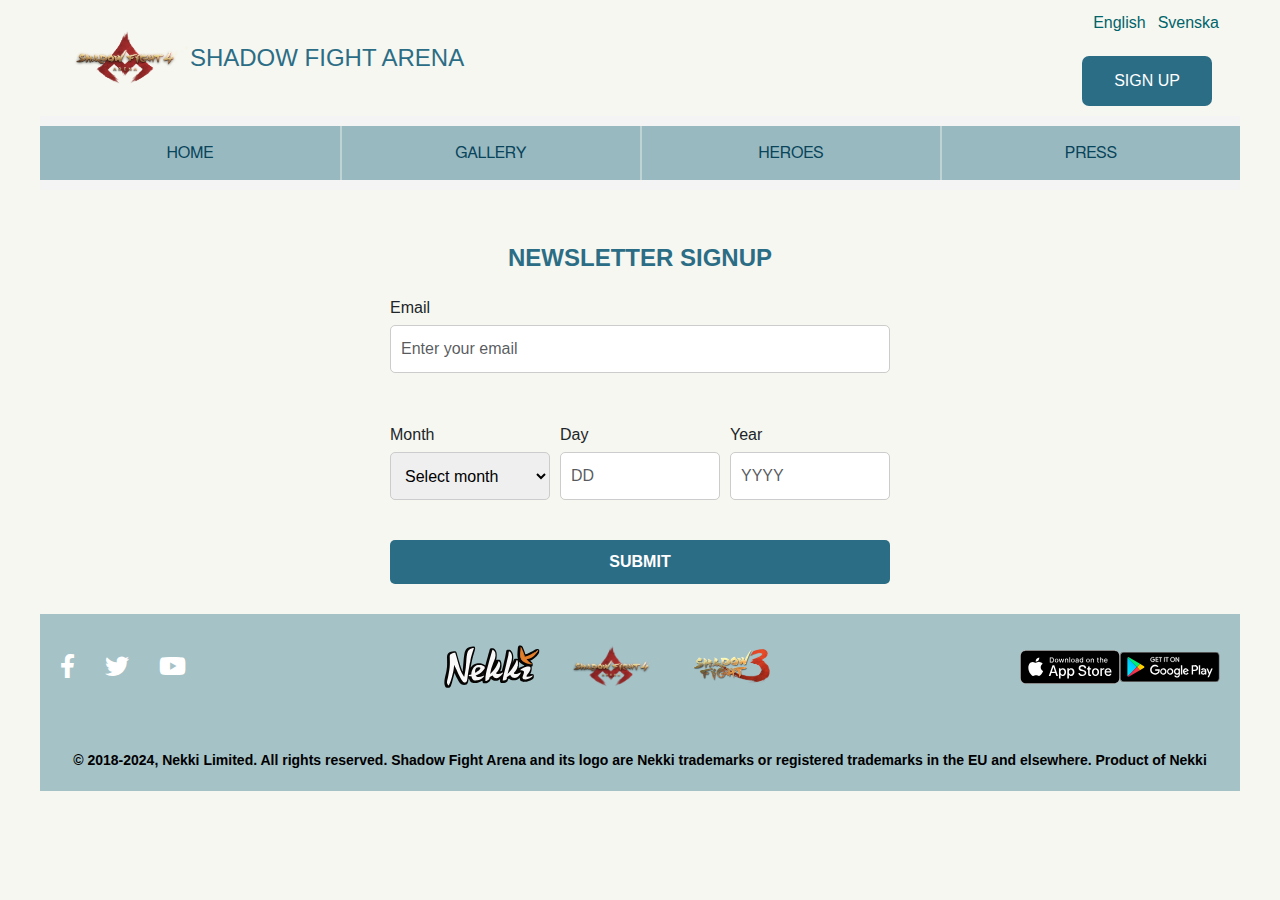
<file: sign-up.html>
<!DOCTYPE html>
<html lang="en">

<head>
    <meta charset="UTF-8">
    <meta name="viewport" content="width=device-width, initial-scale=1.0">
    <title>Shadow Fight Arena - Sign Up</title>

    <!-- Fonts -->
    <link rel="stylesheet" href="https://fonts.cdnfonts.com/css/brush-strokes">

    <!-- Font Awesome Icons -->
    <link rel="stylesheet" href="https://cdnjs.cloudflare.com/ajax/libs/font-awesome/6.0.0-beta3/css/all.min.css">

    <!-- Bootstrap CSS -->
    <link href="https://cdn.jsdelivr.net/npm/bootstrap@5.3.3/dist/css/bootstrap.min.css" rel="stylesheet"
        integrity="sha384-QWTKZyjpPEjISv5WaRU9OFeRpok6YctnYmDr5pNlyT2bRjXh0JMhjY6hW+ALEwIH" crossorigin="anonymous">

    <!-- Custom CSS -->
    <link rel="stylesheet" href="sign-up.css">
    <link rel="stylesheet" href="styles.css">

    <!-- Favicon -->
    <link rel="icon" type="image/x-icon" href="Replicated_website_photos/sfa_loga.webp">

</head>

<body>
    <div class="wrapper">
        <!-- Top container -->
        <header class="header">
            <div class="logo">
                <a href="home-view.html" target="_parent">
                    <img src="Replicated_website_photos/SF4_ARENA_LOGO.webp" alt="SFA Logo">
                </a>
            </div>

            <div class="header-text">
                <h1>Shadow Fight Arena</h1>
            </div>

            <div class="header-right">
                <!-- language switcher with bootstrap-->
                <div class="language-selector">
                    <button type="button" class="btn btn-link">English</button>
                    <button type="button" class="btn btn-link">Svenska</button>
                </div>

                <a href="sign-up.html" class="sign-up-button">Sign Up</a> <!-- "Link to "Sign Up"-button & the page-->
            </div>

        </header>

        <!-- Navigation Menu -->
        <nav class="main-menu">
            <ul class="unordered">
                <li><a href="home-view.html">Home</a></li>
                <li><a href="gallery.html">Gallery</a></li>
                <li><a href="heroes.html">Heroes</a></li>
                <li><a href="press.html">Press</a></li>
            </ul>
        </nav>

        <!-- Newsletter Sign Up Form -->
        <div class="title">NEWSLETTER SIGNUP</div>
        <form action="#" class="join_form">
            <!-- Email Input -->
            <div class="form-group">
                <label for="email">Email</label>
                <input type="email" name="email" id="email" class="form-control" placeholder="Enter your email"
                    required>
            </div>

            <!-- Birthdate Title -->
            <div class="form-birthdate-title"></div>

            <!-- Birthdate Input -->
            <div class="form-row">
                <!-- Month Dropdown -->
                <div class="form-group">
                    <div class="dropdown-container">
                        <label for="month">Month</label>
                        <select class="selectable" id="month" name="month" required>
                            <option value="" disabled selected>Select month</option>
                            <option value="01">January</option>
                            <option value="02">February</option>
                            <option value="03">March</option>
                            <option value="04">April</option>
                            <option value="05">May</option>
                            <option value="06">June</option>
                            <option value="07">July</option>
                            <option value="08">August</option>
                            <option value="09">September</option>
                            <option value="10">October</option>
                            <option value="11">November</option>
                            <option value="12">December</option>
                        </select>
                    </div>
                </div>

                <!-- Day Input -->
                <div class="form-group">
                    <label for="day">Day</label>
                    <input type="text" name="day" class="form-control" id="day" placeholder="DD" maxlength="2"
                        pattern="\d{2}" required>
                </div>

                <!-- Year Input -->
                <div class="form-group">
                    <label for="year">Year</label>
                    <input type="text" name="year" class="form-control" id="year" placeholder="YYYY" maxlength="4"
                        pattern="\d{4}" required>
                </div>
            </div>

            <!-- Submit Button with bootsrap -->
            <input class="btn btn-primary" type="submit" value="Submit">
        </form>

        <footer class="footer-container">
            <!-- First section: images and icons with links -->
            <div class="footer-top">
                <nav class="social-media">
                    <a href="https://www.facebook.com/shadowfightarena/" target="_blank" class="facebook">
                        <i class="fa-brands fa-facebook-f"></i> <span class="visually-hidden">Facebook</span>
                    </a>
                    <a href="https://x.com/SFArenaGame" target="_blank" class="twitter">
                        <i class="fa-brands fa-twitter"></i> <span class="visually-hidden">Twitter</span>
                    </a>
                    <a href="https://www.youtube.com/channel/UCckHBcinJJKHKi9sBEpGARA" target="_blank" class="youtube">
                        <i class="fa-brands fa-youtube"></i> <span class="visually-hidden">YouTube</span>
                    </a>
                </nav>

                <nav class="footer-logos">
                    <a href="https://nekki.com/" target="_blank" class="footer-logo-item">
                        <img src="Replicated_website_photos/Nekki_logo.svg" alt="Nekki Logo">
                    </a>
                    <a href="https://shadowfight.com/" target="_blank" class="footer-logo-item">
                        <img src="Replicated_website_photos/SF4_ARENA_LOGO.webp" alt="Shadow Fight Arena Logo">
                    </a>
                    <a href="https://shadowfight3.com/" target="_blank" class="footer-logo-item">
                        <img src="Replicated_website_photos/SF3Logo.webp" alt="Shadow Fight 3 Logo">
                    </a>
                </nav>


                <nav class="store-icons">
                    <a href="https://apps.apple.com/ca/app/shadow-fight-4-arena/id1479050948" target="_blank"
                        class="store-icon">
                        <img src="Replicated_website_photos/app-store.svg" alt="App Store">
                    </a>
                    <a href="https://play.google.com/store/apps/details?id=com.nekki.shadowfightarena" target="_blank"
                        class="store-icon">
                        <img src="Replicated_website_photos/play-store.svg" alt="Google Play">
                    </a>
                </nav>
            </div>
            <!-- Second Section: Copyright Information -->
            <div class="footer-bottom">
                <p>&copy; 2018-2024, Nekki Limited. All rights reserved.
                    Shadow Fight Arena and its logo are Nekki trademarks or registered trademarks in the EU and
                    elsewhere.
                    Product of Nekki
                </p>
            </div>
        </footer>
    </div>

    <!-- Bootstrap JavaScript -->
    <script src="https://cdn.jsdelivr.net/npm/bootstrap@5.3.3/dist/js/bootstrap.bundle.min.js"
        integrity="sha384-YvpcrYf0tY3lHB60NNkmXc5s9fDVZLESaAA55NDzOxhy9GkcIdslK1eN7N6jIeHz"
        crossorigin="anonymous"></script>
</body>

</html>
</file>
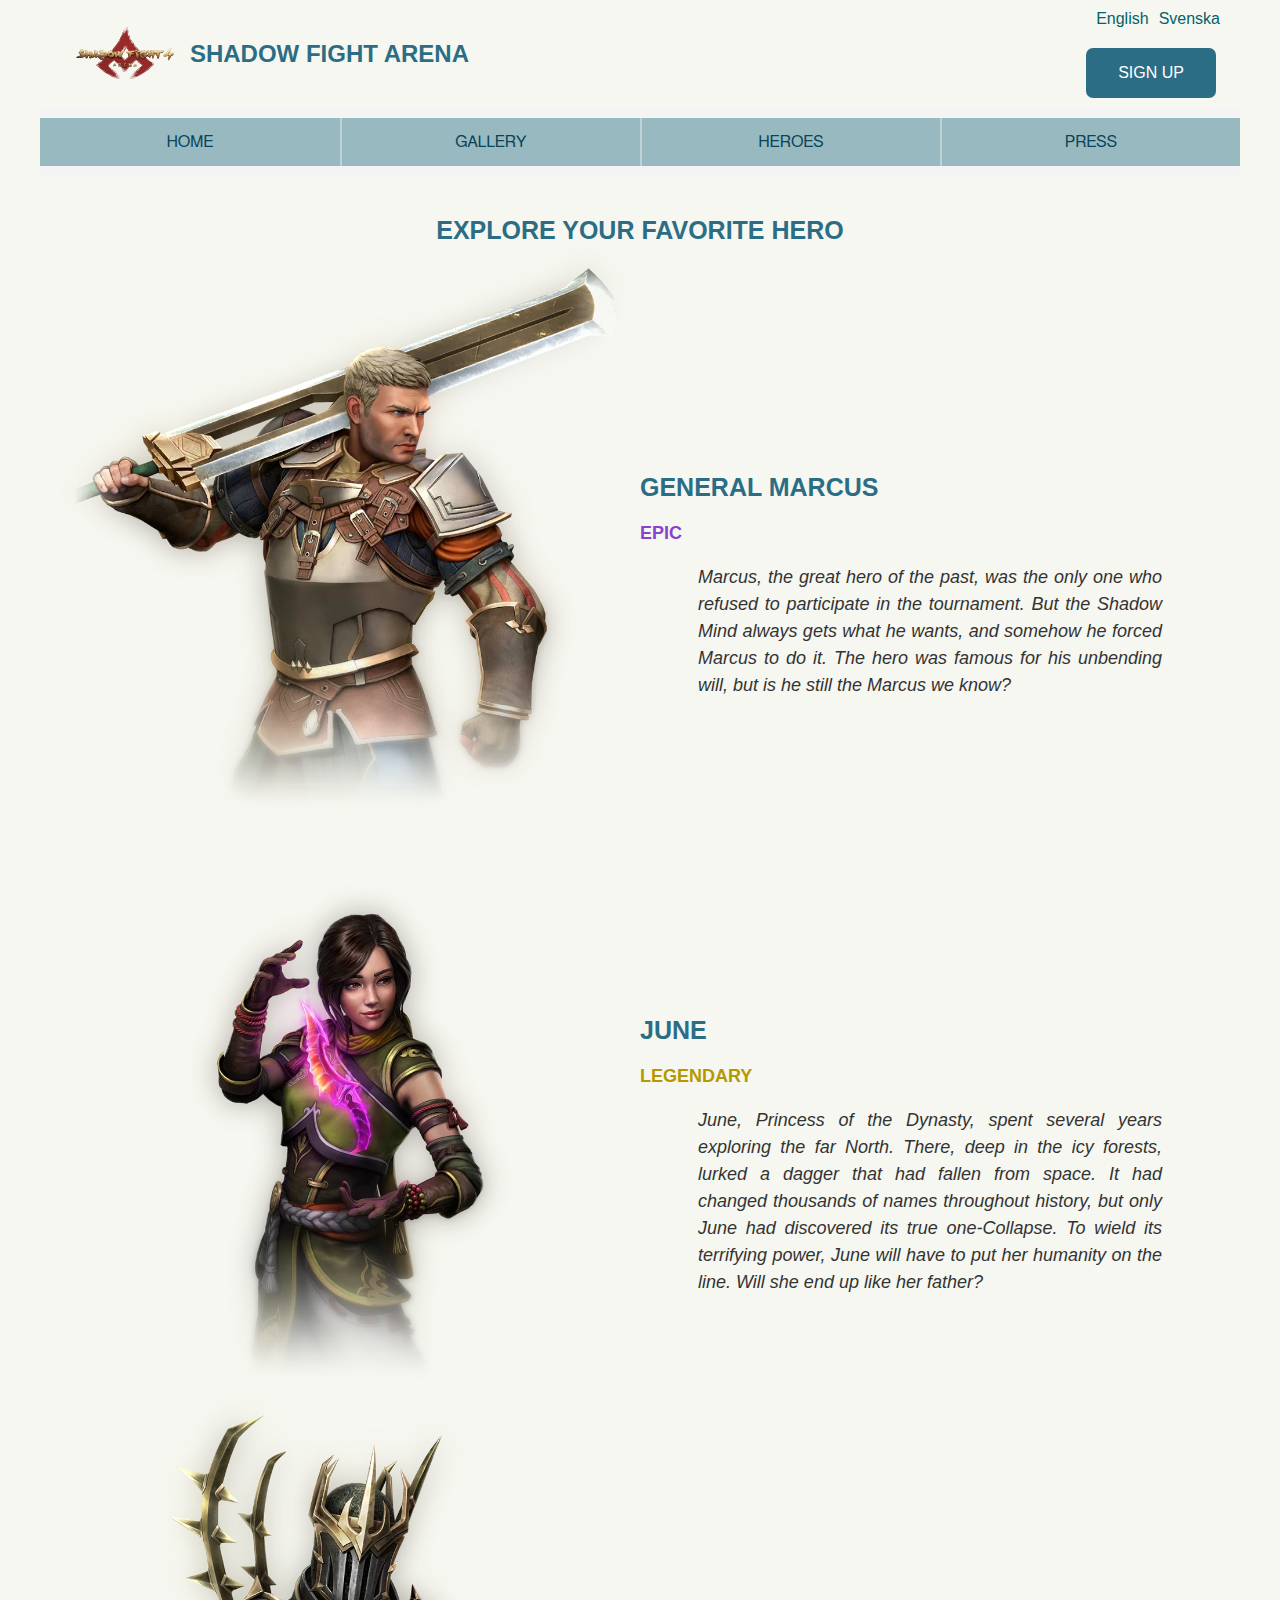
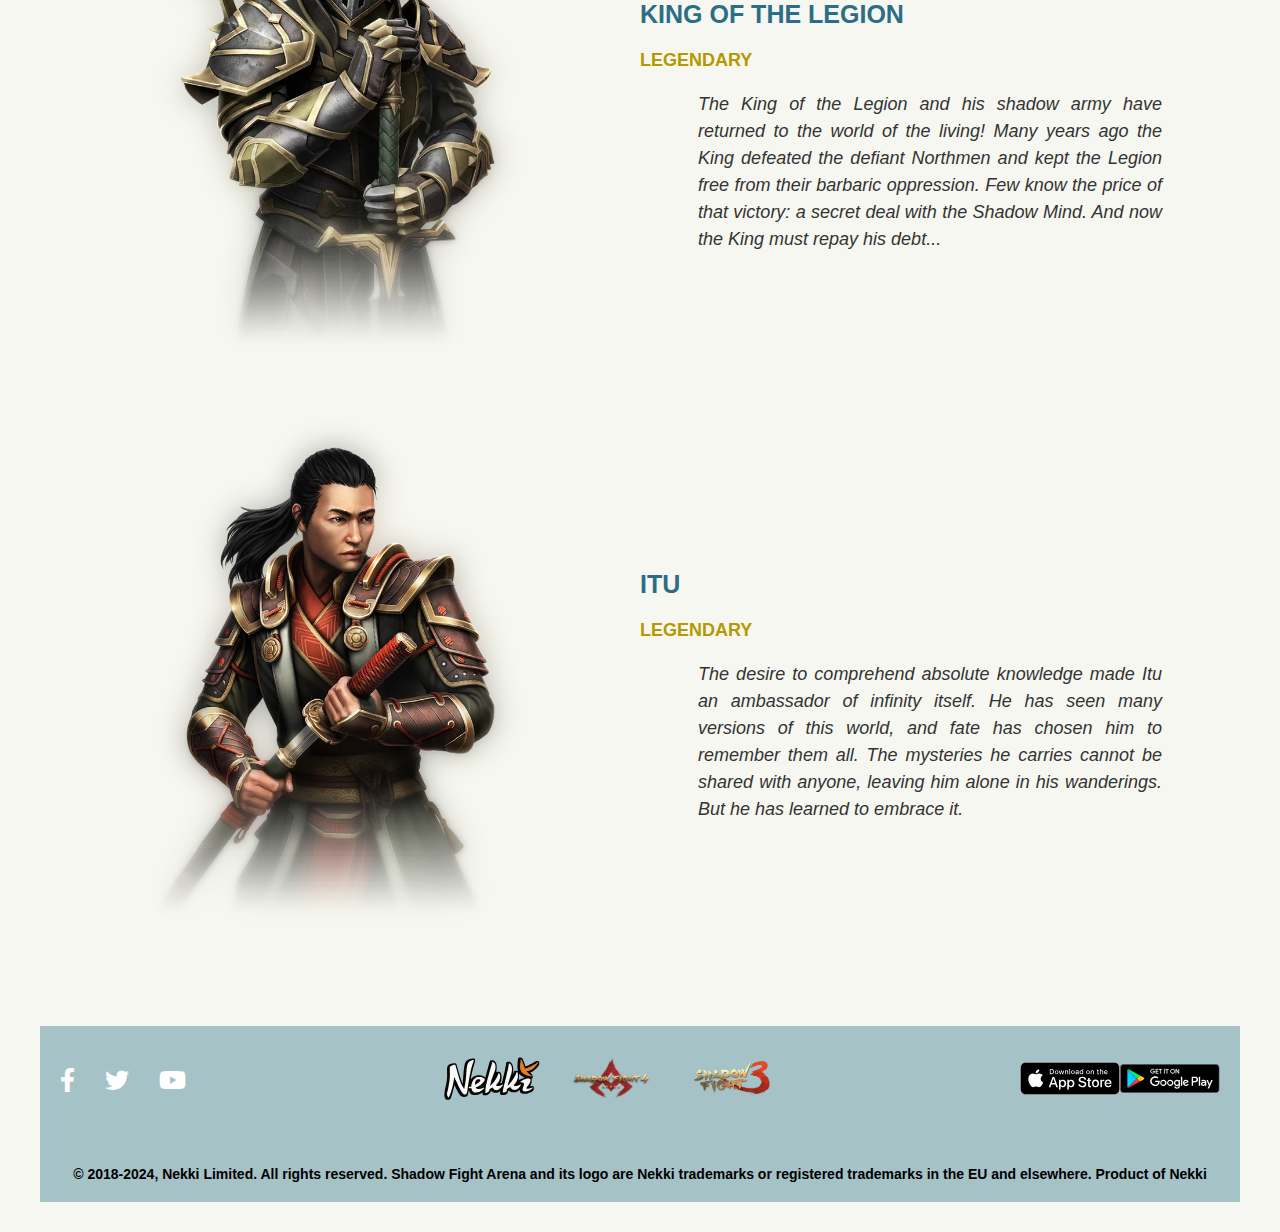
<file: html/heroes.html>
<!DOCTYPE html>
<html lang="en">

<head>
    <meta charset="UTF-8">
    <meta name="viewport" content="width=device-width, initial-scale=1.0">
    <title>Shadow Fight Arena</title>
    <!--Below is the link to the font for the title-->
    <link rel="stylesheet" href="https://fonts.cdnfonts.com/css/brush-strokes">
    <!--Below row is version link of "font awesome" icons-->
    <link rel="stylesheet" href="https://cdnjs.cloudflare.com/ajax/libs/font-awesome/6.0.0-beta3/css/all.min.css">

    <link rel="icon" type="image/x-icon" href="../images/sfa_loga.webp">

    <link rel="stylesheet" href="../css/heroes.css">
    <link rel="stylesheet" href="../css/styles.css">
</head>

<body>
    <div class="wrapper">
        <!-- Top container -->
        <header class="header">
            <div class="logo">
                <a href="../index.html" target="_parent">
                    <img src="../images/SFA.svg" alt="SFA Logo">
                </a>
            </div>

            <div class="header-text">
                <h1>Shadow Fight Arena</h1>
            </div>

            <div class="header-right">
                <!-- language switcher -->
                <div class="language-selector">
                    <a href="#">English</a>
                    <a href="#">Svenska</a>
                </div>
                <a href="../html/sign-up.html" class="sign-up-button">Sign Up</a> <!-- "Link to "Sign Up"-button & the page-->

            </div>

        </header>

        <nav class="main-menu">
            <ul class="unordered">
                <li><a href="../index.html">Home</a></li>
                <li><a href="../html/gallery.html">Gallery</a></li>
                <li><a href="../html/heroes.html">Heroes</a></li>
                <li><a href="../html/press.html">Press</a></li>
            </ul>
        </nav>

        <div class="explore-text">
            <h2>Explore Your Favorite Hero</h2>
        </div>

        <div class="spacing"></div> <!-- Tomt element för mellanrum -->

        <div class="hero-section hero-Marcus">
            <img src="../images/Marcus-heroes.webp" alt="Marcus" class="hero-image">

            <div class="hero-text">
                <h2>GENERAL MARCUS</h2>
                <h3>EPIC</h3>
                <p>
                    Marcus, the great hero of the past, was the only one who refused to participate in the tournament.
                    But the Shadow Mind always gets what he wants, and somehow he forced Marcus to do it. The hero was
                    famous for his unbending will, but is he still the Marcus we know?
                </p>
            </div>
        </div>

        <div class="spacing"></div> <!-- Tomt element för mellanrum -->


        <div class="hero-section hero-june">
            <img src="../images/June_heroes.webp" alt="June" class="hero-image">

            <div class="hero-text">
                <h2>JUNE</h2>
                <h3>LEGENDARY</h3>
                <p>
                    June, Princess of the Dynasty, spent several years exploring the far North. There, deep in the icy
                    forests, lurked a dagger that had fallen from space. It had changed thousands of names throughout
                    history, but only June had discovered its true one-Collapse. To wield its terrifying power, June
                    will have to put her humanity on the line. Will she end up like her father?
                </p>
            </div>
        </div>

        <div class="spacing"></div> <!-- Tomt element för mellanrum -->

        <div class="hero-section hero-KOTL">
            <img src="../images/KOTL-heroes.webp" alt="King Of The Legion" class="hero-image">

            <div class="hero-text">
                <h2>KING OF THE LEGION</h2>
                <h3>LEGENDARY</h3>
                <p>
                    The King of the Legion and his shadow army have returned to the world
                    of the living! Many years ago the King defeated the defiant Northmen
                    and kept the Legion free from their barbaric oppression. Few know the
                    price of that victory: a secret deal with the Shadow Mind. And now the
                    King must repay his debt...
                </p>
            </div>
        </div>

        <div class="spacing"></div> <!-- Tomt element för mellanrum -->

        <div class="hero-section hero-Itu">
            <img src="../images/Itu-heroes.webp" alt="Itu" class="hero-image">

            <div class="hero-text">
                <h2>ITU</h2>
                <h3>LEGENDARY</h3>
                <p>
                    The desire to comprehend absolute knowledge made Itu an ambassador of infinity itself. He has seen
                    many versions of this world, and fate has chosen him to remember them all. The mysteries he carries
                    cannot be shared with anyone, leaving him alone in his wanderings. But he has learned to embrace it.
                </p>
            </div>
        </div>

        <div class="spacing"></div> <!-- Tomt element för mellanrum -->

        <footer class="footer-container">
            <!-- First section: images and icons with links -->
            <div class="footer-top">
                <nav class="social-media">
                    <a href="https://www.facebook.com/shadowfightarena/" target="_blank" class="facebook">
                        <i class="fa-brands fa-facebook-f"></i> <span class="visually-hidden">Facebook</span>
                    </a>
                    <a href="https://x.com/SFArenaGame" target="_blank" class="twitter">
                        <i class="fa-brands fa-twitter"></i> <span class="visually-hidden">Twitter</span>
                    </a>
                    <a href="https://www.youtube.com/channel/UCckHBcinJJKHKi9sBEpGARA" target="_blank" class="youtube">
                        <i class="fa-brands fa-youtube"></i> <span class="visually-hidden">YouTube</span>
                    </a>
                </nav>

                <nav class="footer-logos">
                    <a href="https://nekki.com/" target="_blank" class="footer-logo-item">
                        <img src="../images/Nekki_logo.svg" alt="Nekki Logo">
                    </a>
                    <a href="https://shadowfight.com/" target="_blank" class="footer-logo-item">
                        <img src="../images/SF4_ARENA_LOGO.webp" alt="Shadow Fight Arena Logo">
                    </a>
                    <a href="https://shadowfight3.com/" target="_blank" class="footer-logo-item">
                        <img src="../images/SF3Logo.webp" alt="Shadow Fight 3 Logo">
                    </a>
                </nav>


                <nav class="store-icons">
                    <a href="https://apps.apple.com/ca/app/shadow-fight-4-arena/id1479050948" target="_blank"
                        class="store-icon">
                        <img src="../images/app-store.svg" alt="App Store">
                    </a>
                    <a href="https://play.google.com/store/apps/details?id=com.nekki.shadowfightarena" target="_blank"
                        class="store-icon">
                        <img src="../images/play-store.svg" alt="Google Play">
                    </a>
                </nav>
            </div>
            <!-- Second Section: Copyright Information -->
            <div class="footer-bottom">
                <p>&copy; 2018-2024, Nekki Limited. All rights reserved.
                    Shadow Fight Arena and its logo are Nekki trademarks or registered trademarks in the EU and
                    elsewhere.
                    Product of Nekki
                </p>
            </div>
        </footer>

        <!--Wrapper end below-->
    </div>

</body>

</html>
</file>
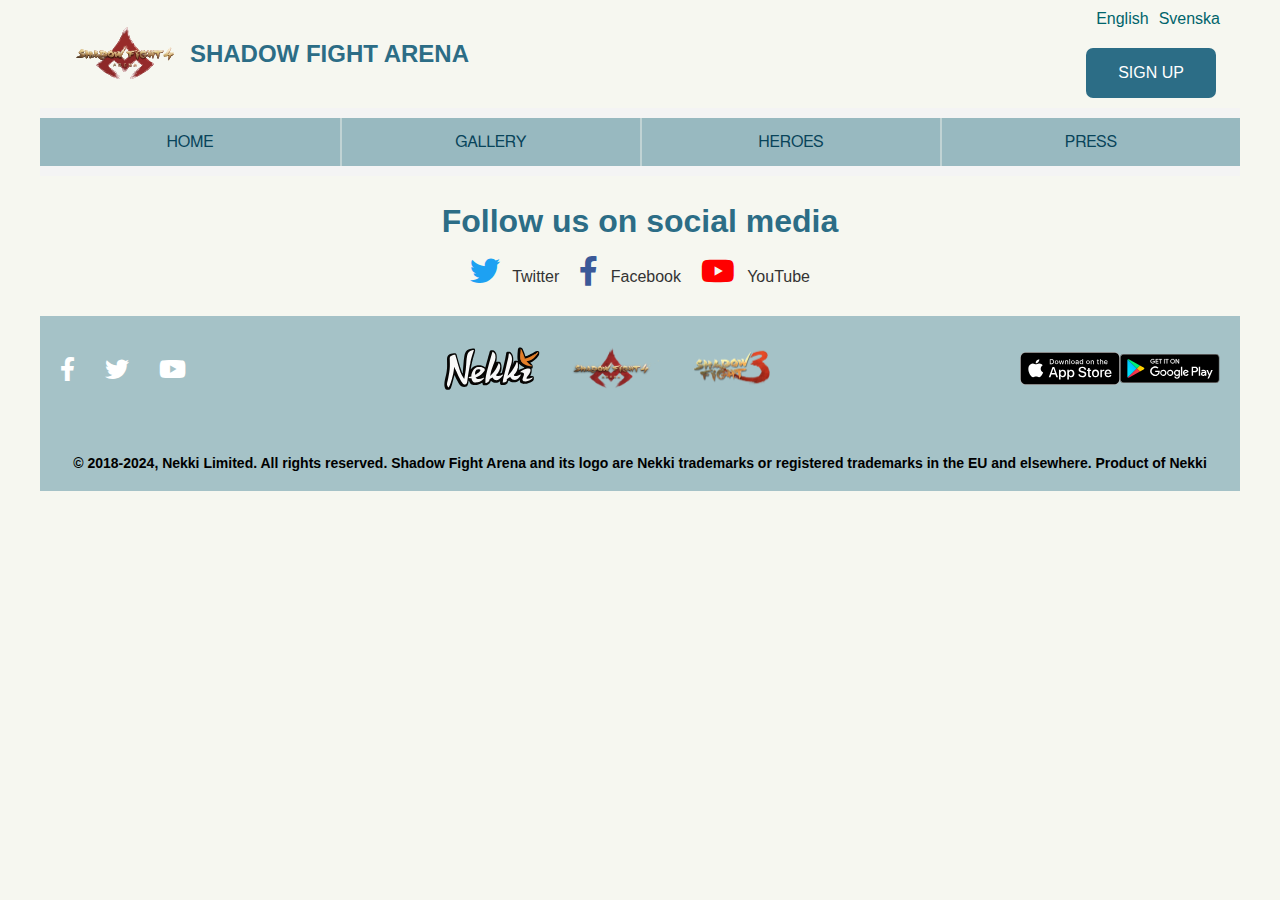
<file: html/press.html>
<!DOCTYPE html>
<html lang="en">

<head>
    <meta charset="UTF-8">
    <meta name="viewport" content="width=device-width, initial-scale=1.0">
    <title>Shadow Fight Arena</title>
    <!--Below is the link to the font for the title-->
    <link rel="stylesheet" href="https://fonts.cdnfonts.com/css/brush-strokes">
    <!--Below row is version link of "font awesome" icons-->
    <link rel="stylesheet" href="https://cdnjs.cloudflare.com/ajax/libs/font-awesome/6.0.0-beta3/css/all.min.css">

    <link rel="icon" type="image/x-icon" href="../images/sfa_loga.webp">

    <link rel="stylesheet" href="../css/press.css">
    <link rel="stylesheet" href="../css/styles.css">
</head>

<body>
    <div class="wrapper">
        <!-- Top container -->
        <header class="header">
            <div class="logo">
                <a href="../index.html" target="_parent">
                    <img src="../images/SFA.svg" alt="SFA Logo">
                </a>
            </div>

            <div class="header-text">
                <h1>Shadow Fight Arena</h1>
            </div>

            <div class="header-right">
                <!-- language switcher -->
                <div class="language-selector">
                    <a href="#">English</a>
                    <a href="#">Svenska</a>
                </div>
                <a href="../html/sign-up.html" class="sign-up-button">Sign Up</a> <!-- "Link to "Sign Up"-button & the page-->

            </div>

        </header>

        <nav class="main-menu">
            <ul class="unordered">
                <li><a href="../index.html">Home</a></li>
                <li><a href="../html/gallery.html">Gallery</a></li>
                <li><a href="../html/heroes.html">Heroes</a></li>
                <li><a href="../html/press.html">Press</a></li>
            </ul>
        </nav>


        <section class="follow-on-social-media">
            <h2>Follow us on social media</h2>
            <ul>
                <li class="twitter"><a href="https://x.com/SFArenaGame" target="_blank"><i class="fab fa-twitter"></i>
                        Twitter</a></li>
                <li class="facebook"><a href="https://www.facebook.com/shadowfightarena/" target="_blank"><i
                            class="fab fa-facebook-f"></i> Facebook</a></li>
                <li class="youtube"><a href="https://www.youtube.com/channel/UCckHBcinJJKHKi9sBEpGARA"
                        target="_blank"><i class="fab fa-youtube"></i> YouTube</a></li>
            </ul>
        </section>


        <footer class="footer-container">
            <!-- First section: images and icons with links -->
            <div class="footer-top">
                <nav class="social-media">
                    <a href="https://www.facebook.com/shadowfightarena/" target="_blank" class="facebook">
                        <i class="fa-brands fa-facebook-f"></i> <span class="visually-hidden">Facebook</span>
                    </a>
                    <a href="https://x.com/SFArenaGame" target="_blank" class="twitter">
                        <i class="fa-brands fa-twitter"></i> <span class="visually-hidden">Twitter</span>
                    </a>
                    <a href="https://www.youtube.com/channel/UCckHBcinJJKHKi9sBEpGARA" target="_blank" class="youtube">
                        <i class="fa-brands fa-youtube"></i> <span class="visually-hidden">YouTube</span>
                    </a>
                </nav>

                <nav class="footer-logos">
                    <a href="https://nekki.com/" target="_blank" class="footer-logo-item">
                        <img src="../images/Nekki_logo.svg" alt="Nekki Logo">
                    </a>
                    <a href="https://shadowfight.com/" target="_blank" class="footer-logo-item">
                        <img src="../images/SF4_ARENA_LOGO.webp" alt="Shadow Fight Arena Logo">
                    </a>
                    <a href="https://shadowfight3.com/" target="_blank" class="footer-logo-item">
                        <img src="../images/SF3Logo.webp" alt="Shadow Fight 3 Logo">
                    </a>
                </nav>


                <nav class="store-icons">
                    <a href="https://apps.apple.com/ca/app/shadow-fight-4-arena/id1479050948" target="_blank"
                        class="store-icon">
                        <img src="../images/app-store.svg" alt="App Store">
                    </a>
                    <a href="https://play.google.com/store/apps/details?id=com.nekki.shadowfightarena" target="_blank"
                        class="store-icon">
                        <img src="../images/play-store.svg" alt="Google Play">
                    </a>
                </nav>
            </div>
            <!-- Second Section: Copyright Information -->
            <div class="footer-bottom">
                <p>&copy; 2018-2024, Nekki Limited. All rights reserved.
                    Shadow Fight Arena and its logo are Nekki trademarks or registered trademarks in the EU and
                    elsewhere.
                    Product of Nekki
                </p>
            </div>
        </footer>

        <!--Wrapper end below-->
    </div>

</body>

</html>
</file>
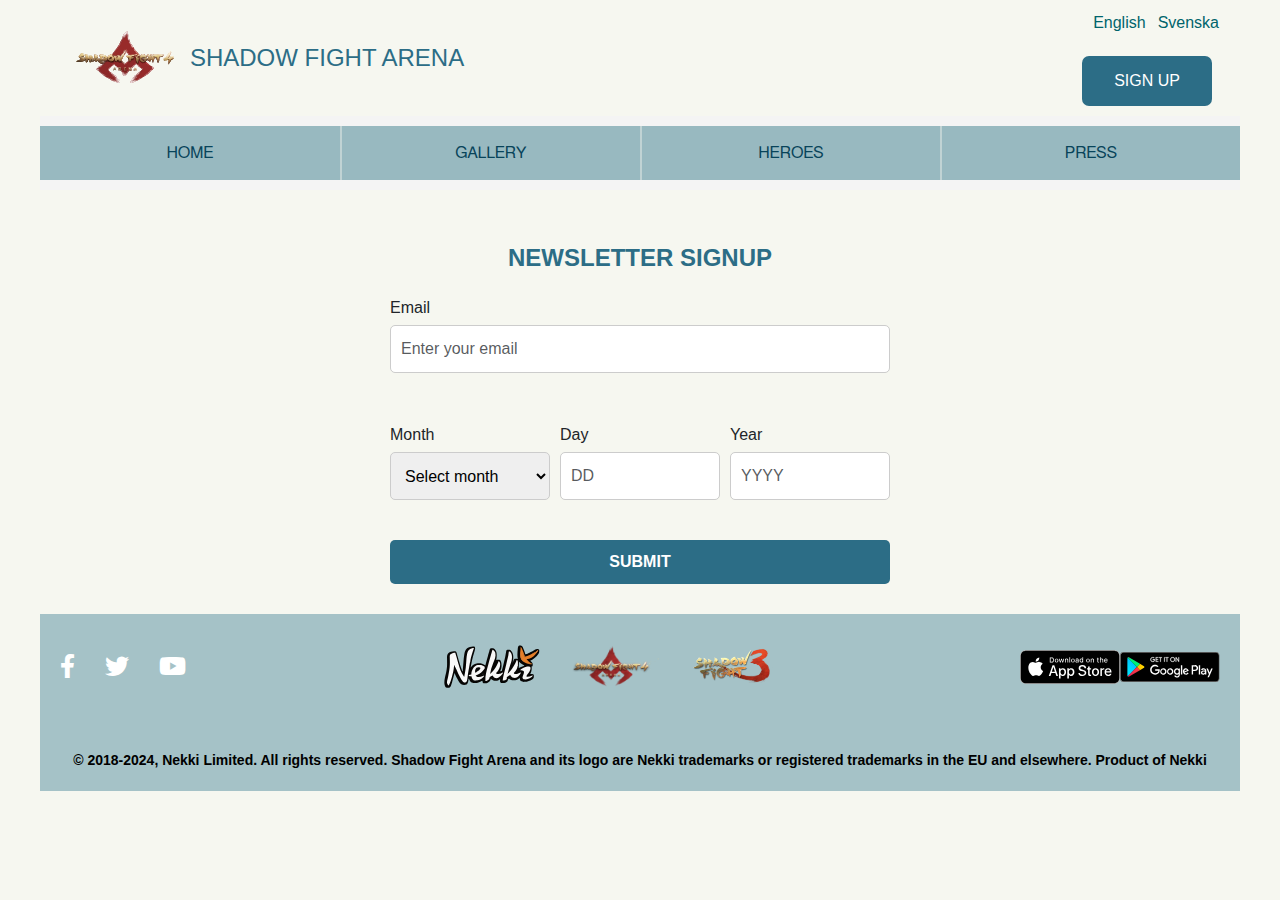
<file: html/sign-up.html>
<!DOCTYPE html>
<html lang="en">

<head>
    <meta charset="UTF-8">
    <meta name="viewport" content="width=device-width, initial-scale=1.0">
    <title>Shadow Fight Arena - Sign Up</title>
    <!--Below is the link to the font for the title-->
    <link rel="stylesheet" href="https://fonts.cdnfonts.com/css/brush-strokes">
    <!--Below row is version link of "font awesome" icons-->
    <link rel="stylesheet" href="https://cdnjs.cloudflare.com/ajax/libs/font-awesome/6.0.0-beta3/css/all.min.css">

    <!-- Bootstrap CSS -->
    <link href="https://cdn.jsdelivr.net/npm/bootstrap@5.3.3/dist/css/bootstrap.min.css" rel="stylesheet"
        integrity="sha384-QWTKZyjpPEjISv5WaRU9OFeRpok6YctnYmDr5pNlyT2bRjXh0JMhjY6hW+ALEwIH" crossorigin="anonymous">

    <!-- Custom CSS -->
    <link rel="stylesheet" href="../css/sign-up.css">
    <link rel="stylesheet" href="../css/styles.css">

    <!-- Favicon -->
    <link rel="icon" type="image/x-icon" href="../images/sfa_loga.webp">

</head>

<body>
    <div class="wrapper">
        <!-- Top container -->
        <header class="header">
            <div class="logo">
                <a href="../index.html" target="_parent">
                    <img src="../images/SFA.svg" alt="SFA Logo">
                </a>
            </div>

            <div class="header-text">
                <h1>Shadow Fight Arena</h1>
            </div>

            <div class="header-right">
                <!-- language switcher with bootstrap-->
                <div class="language-selector">
                    <button type="button" class="btn btn-link">English</button>
                    <button type="button" class="btn btn-link">Svenska</button>
                </div>

                <a href="../html/sign-up.html" class="sign-up-button">Sign Up</a>
                <!-- "Link to "Sign Up"-button & the page-->
            </div>

        </header>

        <nav class="main-menu">
            <ul class="unordered">
                <li><a href="../index.html">Home</a></li>
                <li><a href="../html/gallery.html">Gallery</a></li>
                <li><a href="../html/heroes.html">Heroes</a></li>
                <li><a href="../html/press.html">Press</a></li>
            </ul>
        </nav>

        <!-- Newsletter Sign Up Form -->
        <div class="title">NEWSLETTER SIGNUP</div>
        <form action="#" class="join_form">
            <!-- Email Input -->
            <div class="form-group">
                <label for="email">Email</label>
                <input type="email" name="email" id="email" class="form-control" placeholder="Enter your email"
                    required>
            </div>

            <!-- Birthdate Title -->
            <div class="form-birthdate-title"></div>

            <!-- Birthdate Input -->
            <div class="form-row">
                <!-- Month Dropdown -->
                <div class="form-group">
                    <div class="dropdown-container">
                        <label for="month">Month</label>
                        <select class="selectable" id="month" name="month" required>
                            <option value="" disabled selected>Select month</option>
                            <option value="01">January</option>
                            <option value="02">February</option>
                            <option value="03">March</option>
                            <option value="04">April</option>
                            <option value="05">May</option>
                            <option value="06">June</option>
                            <option value="07">July</option>
                            <option value="08">August</option>
                            <option value="09">September</option>
                            <option value="10">October</option>
                            <option value="11">November</option>
                            <option value="12">December</option>
                        </select>
                    </div>
                </div>

                <!-- Day Input -->
                <div class="form-group">
                    <label for="day">Day</label>
                    <input type="text" name="day" class="form-control" id="day" placeholder="DD" maxlength="2"
                        pattern="\d{2}" required>
                </div>

                <!-- Year Input -->
                <div class="form-group">
                    <label for="year">Year</label>
                    <input type="text" name="year" class="form-control" id="year" placeholder="YYYY" maxlength="4"
                        pattern="\d{4}" required>
                </div>
            </div>

            <!-- Submit Button with bootsrap -->
            <input class="btn btn-primary" type="submit" value="Submit">
        </form>


        <footer class="footer-container">
            <!-- First section: images and icons with links -->
            <div class="footer-top">
                <nav class="social-media">
                    <a href="https://www.facebook.com/shadowfightarena/" target="_blank" class="facebook">
                        <i class="fa-brands fa-facebook-f"></i> <span class="visually-hidden">Facebook</span>
                    </a>
                    <a href="https://x.com/SFArenaGame" target="_blank" class="twitter">
                        <i class="fa-brands fa-twitter"></i> <span class="visually-hidden">Twitter</span>
                    </a>
                    <a href="https://www.youtube.com/channel/UCckHBcinJJKHKi9sBEpGARA" target="_blank" class="youtube">
                        <i class="fa-brands fa-youtube"></i> <span class="visually-hidden">YouTube</span>
                    </a>
                </nav>

                <nav class="footer-logos">
                    <a href="https://nekki.com/" target="_blank" class="footer-logo-item">
                        <img src="../images/Nekki_logo.svg" alt="Nekki Logo">
                    </a>
                    <a href="https://shadowfight.com/" target="_blank" class="footer-logo-item">
                        <img src="../images/SF4_ARENA_LOGO.webp" alt="Shadow Fight Arena Logo">
                    </a>
                    <a href="https://shadowfight3.com/" target="_blank" class="footer-logo-item">
                        <img src="../images/SF3Logo.webp" alt="Shadow Fight 3 Logo">
                    </a>
                </nav>


                <nav class="store-icons">
                    <a href="https://apps.apple.com/ca/app/shadow-fight-4-arena/id1479050948" target="_blank"
                        class="store-icon">
                        <img src="../images/app-store.svg" alt="App Store">
                    </a>
                    <a href="https://play.google.com/store/apps/details?id=com.nekki.shadowfightarena" target="_blank"
                        class="store-icon">
                        <img src="../images/play-store.svg" alt="Google Play">
                    </a>
                </nav>
            </div>
            <!-- Second Section: Copyright Information -->
            <div class="footer-bottom">
                <p>&copy; 2018-2024, Nekki Limited. All rights reserved.
                    Shadow Fight Arena and its logo are Nekki trademarks or registered trademarks in the EU and
                    elsewhere.
                    Product of Nekki
                </p>
            </div>
        </footer>
    </div>

    <!-- Bootstrap JavaScript -->
    <script src="https://cdn.jsdelivr.net/npm/bootstrap@5.3.3/dist/js/bootstrap.bundle.min.js"
        integrity="sha384-YvpcrYf0tY3lHB60NNkmXc5s9fDVZLESaAA55NDzOxhy9GkcIdslK1eN7N6jIeHz"
        crossorigin="anonymous"></script>
</body>

</html>
</file>
<file: css/home-view.css>
:root {
    --text-description-color: #2c5d6f
}

.description-text h2,
.description-text h3 {
    display: flex;
    text-align: left;
    text-transform: uppercase;
    font-family: Roboto, sans-serif;
    color: var(--text-description-color);
    font-size: 20px;
    line-height: 1.5;
    margin: 0 auto;
    width: 100%
}

.description-text h3 {
    font-size: 16px
}

.description-text {
    max-width: 600px;
    margin-bottom: 20px
}

.description-text.left {
    text-align: left;
    margin-left: 0
}

.description-text.right {
    margin-left: auto;
    margin-right: 0
}

.description-text h2 {
    font-family: Roboto, sans-serif;
    text-transform: uppercase;
    margin-bottom: 10px
}

.description-text i,
.description-text p {
    font-size: 15px;
    line-height: 1.6;
    font-family: Rubik, Helvetica, Arial, sans-serif;
    color: #333;
    margin-top: 10px
}

.text-link {
    text-decoration: none;
    color: #0088b5;
}

.text-link:hover {
    text-decoration: underline
}
</file>
<file: css/styles.css>
/* Basic style for the entire page */
body {
    background-color: #f6f7f0;
    padding: 0;
    margin: 0;
    font-family: Arial, sans-serif;
}

.wrapper {
    max-width: 1200px;
    margin: 0 auto;
    padding: 0;
}
/* Flexbox container for header */
.header {
    display: flex;
    justify-content: space-between;
    align-items: center;
    padding: 10px 20px;
    background-color: #f6f7f0;
    color: white;
}

/* Style for the logo */
.logo img {
    display: flex;
    max-height: 3.5em;
    align-items: center;
}

/* Style for the text next to the logo */
.header-text {
    flex-grow: 1;                     
}

.header-text h1 {
    color: #2c6d86;
    font-size: 1.5em;
    margin-top: 1em;
    margin-bottom: 1em;
    text-transform: uppercase;
    font-family: 'Brush Strokes', sans-serif;    
}

/* Style for the language changer */
.language-selector {
    display: flex;
    margin-bottom: 10px;
}

.language-selector a {
    color: rgb(0, 100, 107);
    text-decoration: none;
    margin-left: 10px;
}

.language-selector a:hover {
    text-decoration: underline;
}

/* Navigation menu style */
.main-menu {
    background-color: #f4f4f4;
    padding: 10px 0;
}

.main-menu ul {
    list-style-type: none;
    margin: 0;
    padding: 0;
    display: flex;
    justify-content: space-between;
    align-items: center;
    width: 100%;
}

.unordered {
    font-family: FreeSans, Arimo, "Droid Sans", Helvetica, Arial, sans-serif;
    width: 100%;
    padding: 0;
    margin: 0;
}

.main-menu li {
    flex: 1;
    text-align: center;
    text-transform: uppercase;
}

.main-menu li a {
    color: #08445a;
    text-decoration: none;
    display: block;
    padding: 15px 0;
    border-left: solid 2px #c0d3d4;
    background-color: #98b9c0;
    transition: background-color 0.3s, color 0.3s;
}

.main-menu li:first-child a {
    border-left: none;
}

.main-menu li.active a {
    color: #f6f7f0;
    background-color: #2c5d6f;
}

.main-menu a {
    text-decoration: none;
    color: #333;
    display: block;
}

.main-menu a:hover {
    background-color: #7ea7ad;
    color: #ffffff;
}

.sign-up-button {
    display: inline-flex;
    align-items: center;
    justify-content: center;
    background-color: #2c6d86;
    color: white;
    white-space: nowrap;
    text-decoration: none;
    text-transform: uppercase;
    border-radius: 7px;
    margin-top: 10px;
    padding: 1em 2em;
    font-size: 1em;
    line-height: normal;
}


/* Styling for the entire footer */
.footer-container {
    display: flex;
    justify-content: space-between;
    background-color: #a5c2c7;
    flex-direction: column;
    align-items: center;
    padding: 20px;
    width: 100%;
    box-sizing: border-box;
    margin: 30px auto;
}

/* First container: Logs with links */
.footer-top {
    width: 100%;
    display: flex;
    justify-content: space-between;
    align-items: center;
    margin-bottom: 30px;
}

/* Social media icons */
.social-media {
    display: flex;
    align-items: center;
    gap: 15px;
}


/* social icon styles */
.social-media a {
    color: #fff;
    font-size: 24px;
    margin-right: 15px;
    text-decoration: none;
}

/* This class hides elements from view while keeping them accessible to screen readers */
.visually-hidden {
    position: absolute;  /* Removes the element from the normal document flow, positioning it relative to its nearest positioned ancestor */
    clip: rect(0, 0, 0, 0);  /* Clips the element to a 0x0 rectangle, effectively hiding it from visual display */
}

.facebook:hover {
    color: #1877F2;
}

.twitter:hover {
    color: #1DA1F2;
}

.youtube:hover {
    color: #FF0000;
}

/* footer logos styles */
.footer-logos {
    margin-left: 10px;
    display: flex;
    justify-content: center;
    flex-grow: 1;
    align-items: center;
    gap: 20px; /* Distance between logos */
}

.footer-logo-item img {
    width: 100px;  
    height: auto;
}

/* store icons styles */
.store-icons {
    margin-left: 10px;
    display: flex;
    align-items: center;
}

.store-icons img {
    width: 100px;
    height: auto;
}

/* Second container: Text information */
.footer-bottom {
    width: 100%;
    text-align: center;
    font-size: 14px;
    font-weight: 600;
    color: #000;
    margin-top: 20px;
}

/* Adjust the distance between footer-top and footer-bottom */
.footer-bottom p {
    margin: 0;
}

/* Media Queries */
/* For small screens, like mobiles */
@media (max-width: 768px) {
    .site-footer {
        padding: 10px;
    }

    .footer-container {
        flex-direction: column;
        align-items: center;
    }

    .footer-top {
        flex-direction: column;
        align-items: center;
        margin-bottom: 20px;
    }

    .footer-logos {
        flex-direction: column;
        gap: 10px;
    }

    .store-icons {
        margin-top: 20px;
    }
}

/* For unordered lists on larger screens */
@media screen and (min-width: 48em) {
    .unordered {
        width: 100%;
    }
}

/* Media query for smaller screens */
@media (max-width: 768px) {
    .sign-up-button {
        padding: 0.8em 2.5em;
        font-size: 0.9em;
    }
}

@media (max-width: 480px) {
    .sign-up-button  {
        padding: 0.6em 2.5em;
        font-size: 0.8em;
    }
}
</file>
<file: styles.css>
/* Basic style for the entire page */
body {
    background-color: #f6f7f0;
    padding: 0;
    margin: 0;
    font-family: Arial, sans-serif;
}

.wrapper {
    max-width: 1200px;
    margin: 0 auto;
    padding: 0;
}
/* Flexbox container for header */
.header {
    display: flex;
    justify-content: space-between;
    align-items: center;
    padding: 10px 20px;
    background-color: #f6f7f0;
    color: white;
}

/* Style for the logo */
.logo img {
    display: flex;
    max-height: 3.5em;
    align-items: center;
}

/* Style for the text next to the logo */
.header-text {
    flex-grow: 1;                     
}

.header-text h1 {
    color: #2c6d86;
    font-size: 1.5em;
    margin-top: 1em;
    margin-bottom: 1em;
    text-transform: uppercase;
    font-family: 'Brush Strokes', sans-serif;    
}

/* Style for the language changer */
.language-selector {
    display: flex;
    margin-bottom: 10px;
}

.language-selector a {
    color: rgb(0, 100, 107);
    text-decoration: none;
    margin-left: 10px;
}

.language-selector a:hover {
    text-decoration: underline;
}

/* Navigation menu style */
.main-menu {
    background-color: #f4f4f4;
    padding: 10px 0;
}

.main-menu ul {
    list-style-type: none;
    margin: 0;
    padding: 0;
    display: flex;
    justify-content: space-between;
    align-items: center;
    width: 100%;
}

.unordered {
    font-family: FreeSans, Arimo, "Droid Sans", Helvetica, Arial, sans-serif;
    width: 100%;
    padding: 0;
    margin: 0;
}

.main-menu li {
    flex: 1;
    text-align: center;
    text-transform: uppercase;
}

.main-menu li a {
    color: #08445a;
    text-decoration: none;
    display: block;
    padding: 15px 0;
    border-left: solid 2px #c0d3d4;
    background-color: #98b9c0;
    transition: background-color 0.3s, color 0.3s;
}

.main-menu li:first-child a {
    border-left: none;
}

.main-menu li.active a {
    color: #f6f7f0;
    background-color: #2c5d6f;
}

.main-menu a {
    text-decoration: none;
    color: #333;
    display: block;
}

.main-menu a:hover {
    background-color: #7ea7ad;
    color: #ffffff;
}

.sign-up-button {
    display: inline-flex;
    align-items: center;
    justify-content: center;
    background-color: #2c6d86;
    color: white;
    white-space: nowrap;
    text-decoration: none;
    text-transform: uppercase;
    border-radius: 7px;
    margin-top: 10px;
    padding: 1em 2em;
    font-size: 1em;
    line-height: normal;
}


/* Styling for the entire footer */
.footer-container {
    display: flex;
    justify-content: space-between;
    background-color: #a5c2c7;
    flex-direction: column;
    align-items: center;
    padding: 20px;
    width: 100%;
    box-sizing: border-box;
    margin: 30px auto;
}

/* First container: Logs with links */
.footer-top {
    width: 100%;
    display: flex;
    justify-content: space-between;
    align-items: center;
    margin-bottom: 30px;
}

/* Social media icons */
.social-media {
    display: flex;
    align-items: center;
    gap: 15px;
}


/* social icon styles */
.social-media a {
    color: #fff;
    font-size: 24px;
    margin-right: 15px;
    text-decoration: none;
}

/* This class hides elements from view while keeping them accessible to screen readers */
.visually-hidden {
    position: absolute;  /* Removes the element from the normal document flow, positioning it relative to its nearest positioned ancestor */
    clip: rect(0, 0, 0, 0);  /* Clips the element to a 0x0 rectangle, effectively hiding it from visual display */
}

.facebook:hover {
    color: #1877F2;
}

.twitter:hover {
    color: #1DA1F2;
}

.youtube:hover {
    color: #FF0000;
}

/* footer logos styles */
.footer-logos {
    margin-left: 10px;
    display: flex;
    justify-content: center;
    flex-grow: 1;
    align-items: center;
    gap: 20px; /* Distance between logos */
}

.footer-logo-item img {
    width: 100px;  
    height: auto;
}

/* store icons styles */
.store-icons {
    margin-left: 10px;
    display: flex;
    align-items: center;
}

.store-icons img {
    width: 100px;
    height: auto;
}

/* Second container: Text information */
.footer-bottom {
    width: 100%;
    text-align: center;
    font-size: 14px;
    font-weight: 600;
    color: #000;
    margin-top: 20px;
}

/* Adjust the distance between footer-top and footer-bottom */
.footer-bottom p {
    margin: 0;
}

/* Media Queries */
/* For small screens, like mobiles */
@media (max-width: 768px) {
    .site-footer {
        padding: 10px;
    }

    .footer-container {
        flex-direction: column;
        align-items: center;
    }

    .footer-top {
        flex-direction: column;
        align-items: center;
        margin-bottom: 20px;
    }

    .footer-logos {
        flex-direction: column;
        gap: 10px;
    }

    .store-icons {
        margin-top: 20px;
    }
}

/* For unordered lists on larger screens */
@media screen and (min-width: 48em) {
    .unordered {
        width: 100%;
    }
}

/* Media query for smaller screens */
@media (max-width: 768px) {
    .sign-up-button {
        padding: 0.8em 2.5em;
        font-size: 0.9em;
    }
}

@media (max-width: 480px) {
    .sign-up-button  {
        padding: 0.6em 2.5em;
        font-size: 0.8em;
    }
}
</file>
<file: heroes.css>
:root {
    --hero-h2-color: #2c6d86;
    --hero-descr-color: #333;
    --font-size-h2: 25px;
    --font-family-p: 'Rubik', Helvetica, Arial, sans-serif;
    --hero-h3-color: rgb(181, 153, 0)
}

.hero-Itu .hero-text h3,
.hero-KOTL .hero-text h3,
.hero-Marcus .hero-text h3,
.hero-june .hero-text h3 {
    font-family: Roboto, sans-serif;
    font-weight: 700;
    font-style: normal;
    line-height: 26px;
    text-transform: uppercase
}

.explore-text {
    text-align: center;
    margin-top: 40px;
    margin-bottom: 20px
}

.explore-text h2 {
    font-size: 25px;
    color: var(--hero-h2-color);
    text-transform: uppercase
}

.hero-section {
    display: flex;
    align-items: center;
    justify-content: space-between;
    padding: 20px;
    background-color: #f6f7f0
}

.hero-image {
    max-width: 50%;
    height: auto;
    margin-top: -100px
}

.hero-Itu .hero-text h2,
.hero-KOTL .hero-text h2,
.hero-Marcus .hero-text h2,
.hero-june .hero-text h2 {
    font-size: var(--font-size-h2);
    font-weight: 700;
    color: var(--hero-h2-color);
    text-align: left;
    margin-bottom: 10px
}

.hero-Marcus .hero-text h3 {
    font-size: 18px;
    color: #8842cf
}

.hero-Itu .hero-text h3,
.hero-KOTL .hero-text h3,
.hero-june .hero-text h3 {
    font-size: 18px;
    color: var(--hero-h3-color)
}

.hero-Itu .hero-text p,
.hero-KOTL .hero-text p,
.hero-Marcus .hero-text p,
.hero-june .hero-text p {
    font-size: 18px;
    line-height: 1.5;
    font-style: italic;
    font-family: var(--font-family-p);
    color: var(--hero-descr-color);
    margin: 0 auto;
    width: 80%;
    text-align: justify
}

.spacing {
    height: 50px
}
</file>
<file: home-view.css>
:root {
    --text-description-color: #2c5d6f
}

.description-text h2,
.description-text h3 {
    display: flex;
    text-align: left;
    text-transform: uppercase;
    font-family: Roboto, sans-serif;
    color: var(--text-description-color);
    font-size: 20px;
    line-height: 1.5;
    margin: 0 auto;
    width: 100%
}

.description-text h3 {
    font-size: 16px
}

.description-text {
    max-width: 600px;
    margin-bottom: 20px
}

.description-text.left {
    text-align: left;
    margin-left: 0
}

.description-text.right {
    margin-left: auto;
    margin-right: 0
}

.description-text h2 {
    font-family: Roboto, sans-serif;
    text-transform: uppercase;
    margin-bottom: 10px
}

.description-text i,
.description-text p {
    font-size: 15px;
    line-height: 1.6;
    font-family: Rubik, Helvetica, Arial, sans-serif;
    color: #333;
    margin-top: 10px
}

.text-link {
    text-decoration: none;
    color: #0088b5;
}

.text-link:hover {
    text-decoration: underline
}
</file>
<file: press.css>
.follow-on-social-media {
    text-align: center;
    margin-top: 20px
}

.follow-on-social-media h2 {
    font-size: 2rem;
    margin-bottom: 10px;
    color: #2c6d86
}

.follow-on-social-media ul {
    list-style: none;
    padding: 0;
    display: flex;
    justify-content: center;
    gap: 20px
}

.follow-on-social-media li {
    display: flex;
    align-items: center
}

.follow-on-social-media i {
    font-size: 30px;
    margin-right: 8px
}

.follow-on-social-media .twitter i {
    color: #1da1f2
}

.follow-on-social-media .facebook i {
    color: #3b5998
}

.follow-on-social-media .youtube i {
    color: red
}

.follow-on-social-media a {
    text-decoration: none;
    color: #333
}

.follow-on-social-media a:hover {
    color: #000
}

.follow-on-social-media a:hover i {
    opacity: .8
}
</file>
<file: sign-up.css>
/* Styling for the title */
.title {
    display: flex;
    justify-content: center;
    font-size: 24px;
    font-weight: bold;
    color: #2c6d86;
    margin-top: 50px; /* Space above the title */
    margin-bottom: 20px; /* Space below the title */
}

/* General form styling */
.join_form {
    display: flex;
    flex-direction: column;
    gap: 20px; /* Space between fields in the form */
    width: 100%;
    max-width: 500px; /* Maximum width of the form */
    margin: auto; /* Centers the form horizontally */
}

/* Form group styling */
.form-group {
    margin-bottom: 20px; /* Space below each form group */
    flex: 1;
}

/* Label styling */
label {
    display: block;
    font-size: 16px;
    margin-bottom: 5px; /* Space below the label */
}

/* Styling for input fields and dropdown menus */
.selectable, .form-control {
    width: 100%; /* Fills its container */
    padding: 10px; /* Inner padding to give fields more space */
    font-size: 16px; /* Comfortable text size */
    border: 1px solid #ccc; /* Border around fields */
    border-radius: 5px; /* Rounded corners */
    box-sizing: border-box; /* Includes padding in the element's total width and height */
    height: 3rem; /* Sets a uniform height for all fields */
}

/* Container for birthdate fields */
.form-row {
    display: flex; /* Flexbox to arrange elements horizontally */
    justify-content: space-between; 
    gap: 10px; /* Extra space between each field */
    margin-top: -10px; /* Adjusts top margin */
}

/* Styling for each column in the flex layout */
.form-group-col {
    flex: 1; /* All columns (month, day, year) have the same width */
}

/* Extra container for dropdown menu to fill its column */
.dropdown-container {
    width: 100%; /* Ensures dropdown menu fills its column */
}

/* Styling for the submit button from boolstrap */
input[type=submit] {
    padding: 10px;
    text-transform: uppercase; 
    background-color: #2c6d86; 
    color: white; 
    border: none; 
    border-radius: 5px;
    font-size: 16px; 
    font-weight: bold; 
    cursor: pointer;
    width: 100%; /* Fills its container */
}

input[type=submit]:hover {
    background-color: #004a67; /* Background color on hover */
}

.language-selector .btn-link {
    color: rgb(0, 100, 107);
    text-decoration: none;
    margin-left: 10px;
    padding: 0;
}

.language-selector .btn-link:hover {
    text-decoration: underline; 
}
</file>
<file: css/heroes.css>
:root {
    --hero-h2-color: #2c6d86;
    --hero-descr-color: #333;
    --font-size-h2: 25px;
    --font-family-p: 'Rubik', Helvetica, Arial, sans-serif;
    --hero-h3-color: rgb(181, 153, 0)
}

.hero-Itu .hero-text h3,
.hero-KOTL .hero-text h3,
.hero-Marcus .hero-text h3,
.hero-june .hero-text h3 {
    font-family: Roboto, sans-serif;
    font-weight: 700;
    font-style: normal;
    line-height: 26px;
    text-transform: uppercase
}

.explore-text {
    text-align: center;
    margin-top: 40px;
    margin-bottom: 20px
}

.explore-text h2 {
    font-size: 25px;
    color: var(--hero-h2-color);
    text-transform: uppercase
}

.hero-section {
    display: flex;
    align-items: center;
    justify-content: space-between;
    padding: 20px;
    background-color: #f6f7f0
}

.hero-image {
    max-width: 50%;
    height: auto;
    margin-top: -100px
}

.hero-Itu .hero-text h2,
.hero-KOTL .hero-text h2,
.hero-Marcus .hero-text h2,
.hero-june .hero-text h2 {
    font-size: var(--font-size-h2);
    font-weight: 700;
    color: var(--hero-h2-color);
    text-align: left;
    margin-bottom: 10px
}

.hero-Marcus .hero-text h3 {
    font-size: 18px;
    color: #8842cf
}

.hero-Itu .hero-text h3,
.hero-KOTL .hero-text h3,
.hero-june .hero-text h3 {
    font-size: 18px;
    color: var(--hero-h3-color)
}

.hero-Itu .hero-text p,
.hero-KOTL .hero-text p,
.hero-Marcus .hero-text p,
.hero-june .hero-text p {
    font-size: 18px;
    line-height: 1.5;
    font-style: italic;
    font-family: var(--font-family-p);
    color: var(--hero-descr-color);
    margin: 0 auto;
    width: 80%;
    text-align: justify
}

.spacing {
    height: 50px
}
</file>
<file: css/press.css>
.follow-on-social-media {
    text-align: center;
    margin-top: 20px
}

.follow-on-social-media h2 {
    font-size: 2rem;
    margin-bottom: 10px;
    color: #2c6d86
}

.follow-on-social-media ul {
    list-style: none;
    padding: 0;
    display: flex;
    justify-content: center;
    gap: 20px
}

.follow-on-social-media li {
    display: flex;
    align-items: center
}

.follow-on-social-media i {
    font-size: 30px;
    margin-right: 8px
}

.follow-on-social-media .twitter i {
    color: #1da1f2
}

.follow-on-social-media .facebook i {
    color: #3b5998
}

.follow-on-social-media .youtube i {
    color: red
}

.follow-on-social-media a {
    text-decoration: none;
    color: #333
}

.follow-on-social-media a:hover {
    color: #000
}

.follow-on-social-media a:hover i {
    opacity: .8
}
</file>
<file: css/sign-up.css>
/* Styling for the title */
.title {
    display: flex;
    justify-content: center;
    font-size: 24px;
    font-weight: bold;
    color: #2c6d86;
    margin-top: 50px; /* Space above the title */
    margin-bottom: 20px; /* Space below the title */
}

/* General form styling */
.join_form {
    display: flex;
    flex-direction: column;
    gap: 20px; /* Space between fields in the form */
    width: 100%;
    max-width: 500px; /* Maximum width of the form */
    margin: auto; /* Centers the form horizontally */
}

/* Form group styling */
.form-group {
    margin-bottom: 20px; /* Space below each form group */
    flex: 1;
}

/* Label styling */
label {
    display: block;
    font-size: 16px;
    margin-bottom: 5px; /* Space below the label */
}

/* Styling for input fields and dropdown menus */
.selectable, .form-control {
    width: 100%; /* Fills its container */
    padding: 10px; /* Inner padding to give fields more space */
    font-size: 16px; /* Comfortable text size */
    border: 1px solid #ccc; /* Border around fields */
    border-radius: 5px; /* Rounded corners */
    box-sizing: border-box; /* Includes padding in the element's total width and height */
    height: 3rem; /* Sets a uniform height for all fields */
}

/* Container for birthdate fields */
.form-row {
    display: flex; /* Flexbox to arrange elements horizontally */
    justify-content: space-between; 
    gap: 10px; /* Extra space between each field */
    margin-top: -10px; /* Adjusts top margin */
}

/* Styling for each column in the flex layout */
.form-group-col {
    flex: 1; /* All columns (month, day, year) have the same width */
}

/* Extra container for dropdown menu to fill its column */
.dropdown-container {
    width: 100%; /* Ensures dropdown menu fills its column */
}

/* Styling for the submit button from boolstrap */
input[type=submit] {
    padding: 10px;
    text-transform: uppercase; 
    background-color: #2c6d86; 
    color: white; 
    border: none; 
    border-radius: 5px;
    font-size: 16px; 
    font-weight: bold; 
    cursor: pointer;
    width: 100%; /* Fills its container */
}

input[type=submit]:hover {
    background-color: #004a67; /* Background color on hover */
}

.language-selector .btn-link {
    color: rgb(0, 100, 107);
    text-decoration: none;
    margin-left: 10px;
    padding: 0;
}

.language-selector .btn-link:hover {
    text-decoration: underline; 
}
</file>
